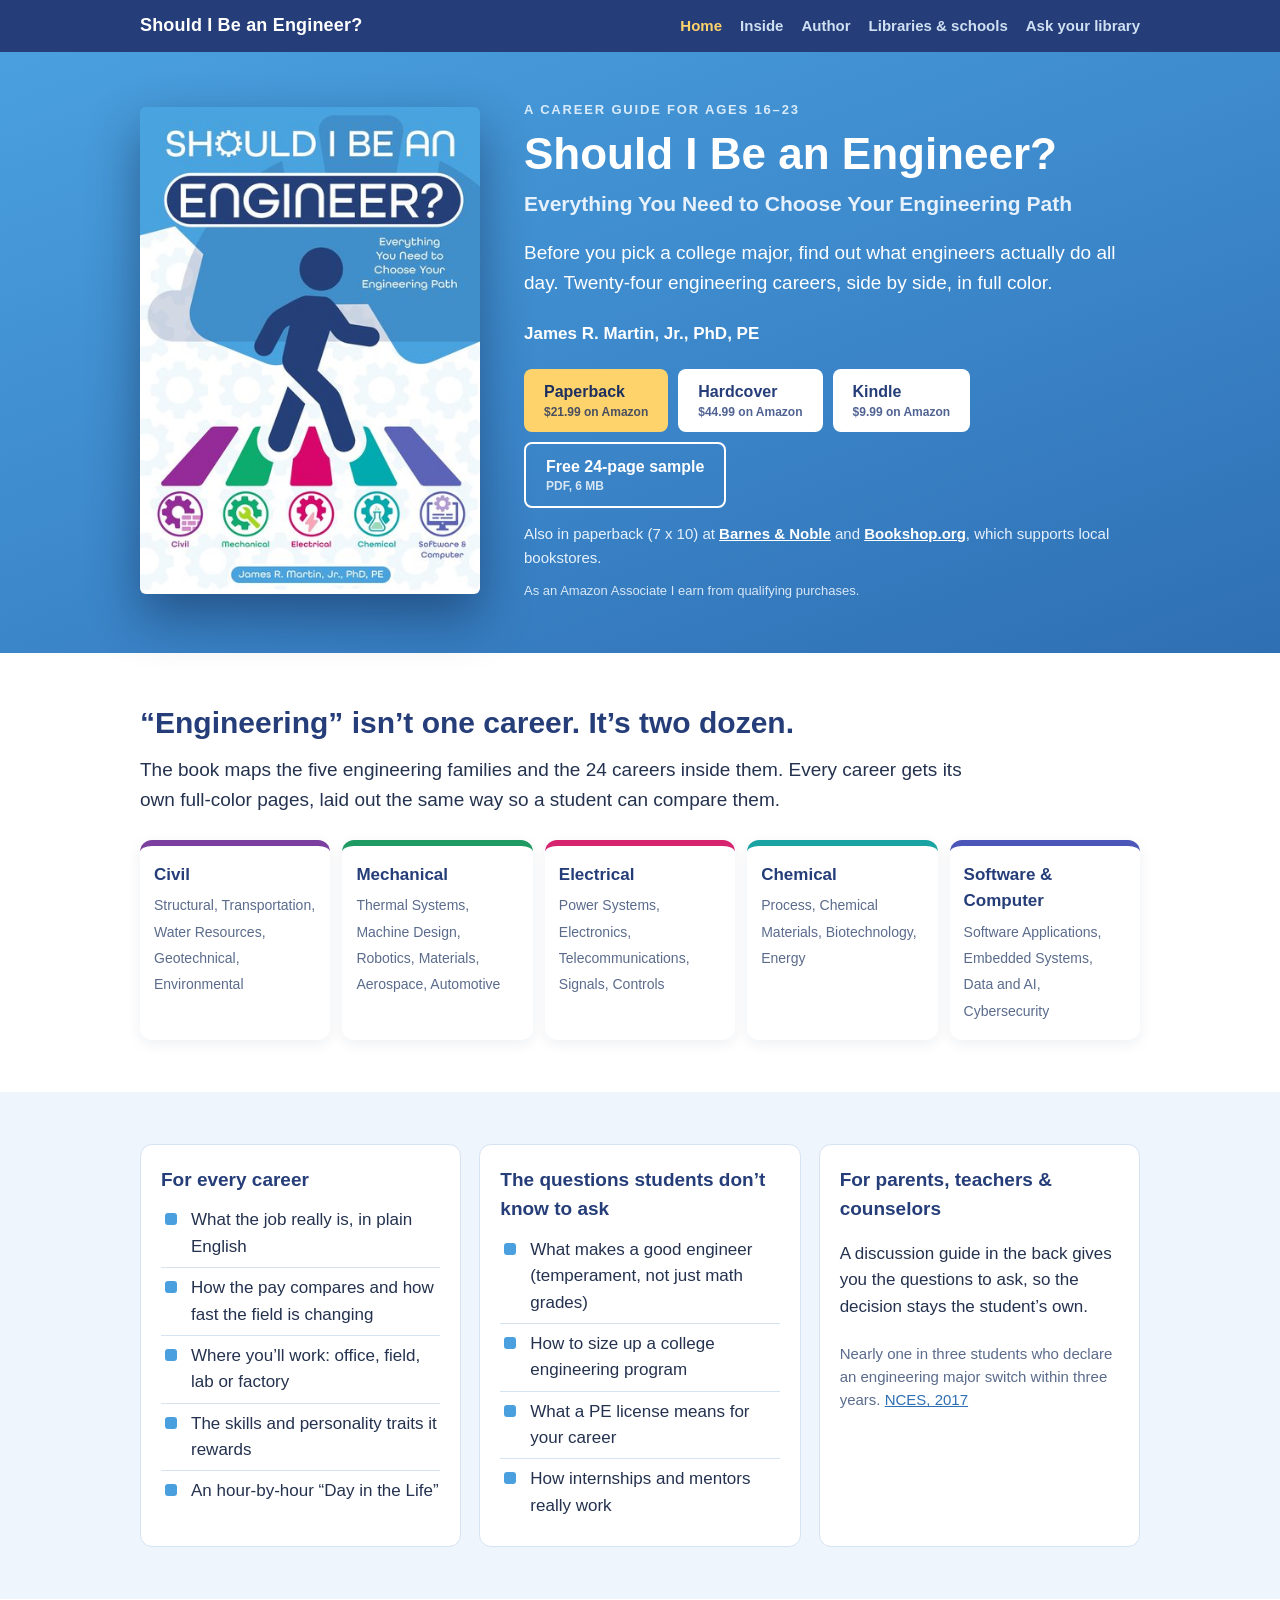
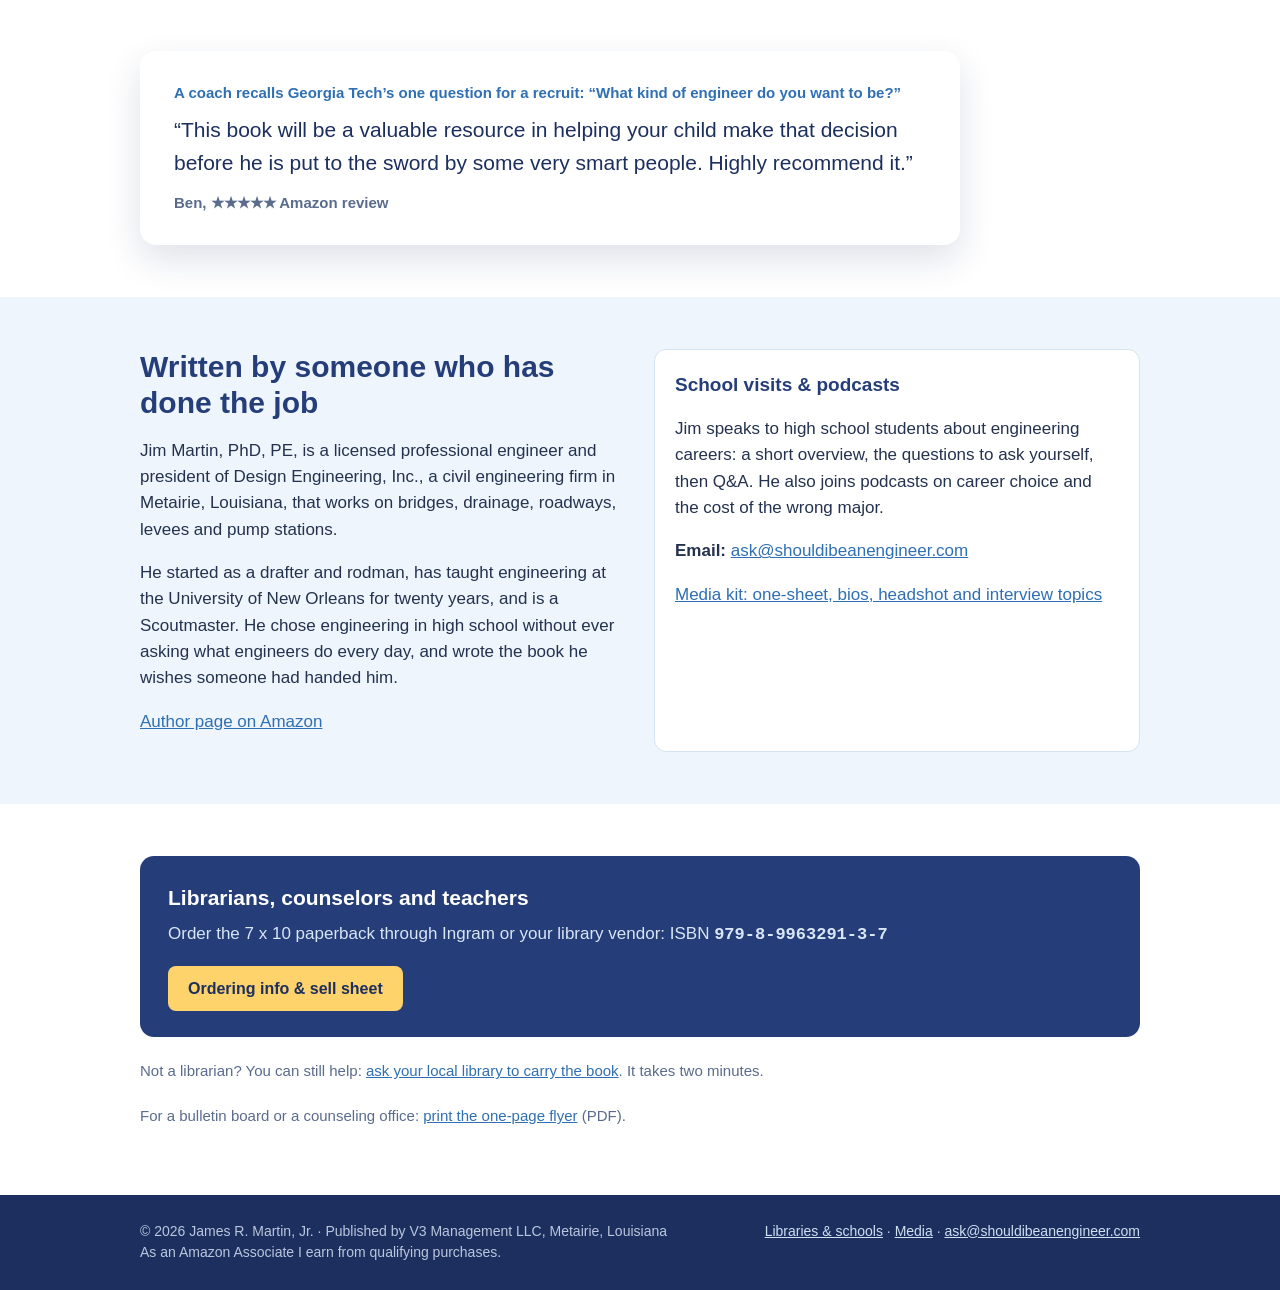
<file: index.html>
<!DOCTYPE html>
<html lang="en">
<head>
<meta charset="utf-8">
<meta name="viewport" content="width=device-width, initial-scale=1">
<title>Should I Be an Engineer? | A career guide to 24 engineering paths</title>
<meta name="description" content="Before you pick a college major, find out what engineers actually do all day. A full-color guide to 24 engineering careers for students 16 to 23, by James R. Martin, Jr., PhD, PE.">
<link rel="canonical" href="https://shouldibeanengineer.com/">
<meta property="og:type" content="book">
<meta property="og:title" content="Should I Be an Engineer?">
<meta property="og:description" content="A full-color guide to 24 engineering careers for students 16 to 23, written by a practicing engineer and 20-year engineering instructor.">
<meta property="og:image" content="https://shouldibeanengineer.com/assets/cover-800.jpg">
<meta property="og:url" content="https://shouldibeanengineer.com/">
<meta name="twitter:card" content="summary_large_image">
<link rel="icon" href="assets/favicon.svg" type="image/svg+xml">
<link rel="stylesheet" href="assets/site.css">
</head>
<body>
<header class="top"><div class="wrap">
  <a class="brand" href="./">Should I Be an Engineer?</a>
  <nav><a href="./" aria-current="page">Home</a><a href="#inside">Inside</a><a href="#author">Author</a><a href="libraries/">Libraries &amp; schools</a><a href="request/">Ask your library</a></nav>
</div></header>

<div class="hero"><div class="wrap">
  <img class="cover" src="assets/cover-800.jpg" srcset="assets/cover-400.jpg 400w, assets/cover-800.jpg 800w" sizes="(max-width:820px) 250px, 340px" width="800" height="1149" alt="Cover of Should I Be an Engineer? Everything You Need to Choose Your Engineering Path">
  <div>
    <p class="eyebrow">A career guide for ages 16&ndash;23</p>
    <h1>Should I Be an Engineer?</h1>
    <p class="sub">Everything You Need to Choose Your Engineering Path</p>
    <p class="lede">Before you pick a college major, find out what engineers actually do all day. Twenty-four engineering careers, side by side, in full color.</p>
    <p class="by">James R. Martin, Jr., PhD, PE</p>
    <div class="btns">
      <a data-goatcounter-click="amazon-paperback" class="btn primary" href="https://www.amazon.com/dp/B0HNCYPH86?tag=shouldibeanen-20" rel="sponsored noopener">Paperback<small>$21.99 on Amazon</small></a>
      <a data-goatcounter-click="amazon-hardcover" class="btn light" href="https://www.amazon.com/dp/B0HP81WN91?tag=shouldibeanen-20" rel="sponsored noopener">Hardcover<small>$44.99 on Amazon</small></a>
      <a data-goatcounter-click="amazon-kindle" class="btn light" href="https://www.amazon.com/dp/B0HN1Z73CZ?tag=shouldibeanen-20" rel="sponsored noopener">Kindle<small>$9.99 on Amazon</small></a>
      <a data-goatcounter-click="sample-pdf" class="btn ghost" href="files/Should-I-Be-an-Engineer-24-page-sample.pdf">Free 24-page sample<small>PDF, 6 MB</small></a>
    </div>
    <p style="margin:14px 0 0;font-size:15px;color:#e6f1fc">Also in paperback (7 x 10) at <a data-goatcounter-click="bn-paperback" style="color:#fff;font-weight:700" href="https://www.barnesandnoble.com/w/should-i-be-an-engineer-james-r-martin/1151825262?ean=9798996329137">Barnes &amp; Noble</a> and <a data-goatcounter-click="bookshop-paperback" style="color:#fff;font-weight:700" href="https://bookshop.org/book/9798996329137">Bookshop.org</a>, which supports local bookstores.</p>
    <p class="disc">As an Amazon Associate I earn from qualifying purchases.</p>
  </div>
</div></div>

<section id="inside"><div class="wrap">
  <h2>&ldquo;Engineering&rdquo; isn&rsquo;t one career. It&rsquo;s two dozen.</h2>
  <p class="lead">The book maps the five engineering families and the 24 careers inside them. Every career gets its own full-color pages, laid out the same way so a student can compare them.</p>
  <div class="grid5">
    <div class="fam c1"><b>Civil</b><span>Structural, Transportation, Water Resources, Geotechnical, Environmental</span></div>
    <div class="fam c2"><b>Mechanical</b><span>Thermal Systems, Machine Design, Robotics, Materials, Aerospace, Automotive</span></div>
    <div class="fam c3"><b>Electrical</b><span>Power Systems, Electronics, Telecommunications, Signals, Controls</span></div>
    <div class="fam c4"><b>Chemical</b><span>Process, Chemical Materials, Biotechnology, Energy</span></div>
    <div class="fam c5"><b>Software &amp; Computer</b><span>Software Applications, Embedded Systems, Data and AI, Cybersecurity</span></div>
  </div>
</div></section>

<section class="alt"><div class="wrap grid3">
  <div class="card">
    <h3>For every career</h3>
    <ul class="ticks">
      <li>What the job really is, in plain English</li>
      <li>How the pay compares and how fast the field is changing</li>
      <li>Where you&rsquo;ll work: office, field, lab or factory</li>
      <li>The skills and personality traits it rewards</li>
      <li>An hour-by-hour &ldquo;Day in the Life&rdquo;</li>
    </ul>
  </div>
  <div class="card">
    <h3>The questions students don&rsquo;t know to ask</h3>
    <ul class="ticks">
      <li>What makes a good engineer (temperament, not just math grades)</li>
      <li>How to size up a college engineering program</li>
      <li>What a PE license means for your career</li>
      <li>How internships and mentors really work</li>
    </ul>
  </div>
  <div class="card">
    <h3>For parents, teachers &amp; counselors</h3>
    <p>A discussion guide in the back gives you the questions to ask, so the decision stays the student&rsquo;s own.</p>
    <p class="stat">Nearly one in three students who declare an engineering major switch within three years. <a href="https://nces.ed.gov/pubs2018/2018434/">NCES, 2017</a></p>
  </div>
</div></section>

<section><div class="wrap">
  <div class="quote">
    <div class="ctx">A coach recalls Georgia Tech&rsquo;s one question for a recruit: &ldquo;What kind of engineer do you want to be?&rdquo;</div>
    <p>&ldquo;This book will be a valuable resource in helping your child make that decision before he is put to the sword by some very smart people. Highly recommend it.&rdquo;</p>
    <div class="who">Ben, &#9733;&#9733;&#9733;&#9733;&#9733; Amazon review</div>
  </div>
</div></section>

<section class="alt" id="author"><div class="wrap author">
  <div>
    <h2>Written by someone who has done the job</h2>
    <p>Jim Martin, PhD, PE, is a licensed professional engineer and president of Design Engineering, Inc., a civil engineering firm in Metairie, Louisiana, that works on bridges, drainage, roadways, levees and pump stations.</p>
    <p>He started as a drafter and rodman, has taught engineering at the University of New Orleans for twenty years, and is a Scoutmaster. He chose engineering in high school without ever asking what engineers do every day, and wrote the book he wishes someone had handed him.</p>
    <p><a data-goatcounter-click="amazon-author-page" href="https://www.amazon.com/author/jimmartinpe?tag=shouldibeanen-20" rel="sponsored noopener">Author page on Amazon</a></p>
  </div>
  <div class="card">
    <h3>School visits &amp; podcasts</h3>
    <p>Jim speaks to high school students about engineering careers: a short overview, the questions to ask yourself, then Q&amp;A. He also joins podcasts on career choice and the cost of the wrong major.</p>
    <p><b>Email:</b> <a data-goatcounter-click="email-ask" href="mailto:ask@shouldibeanengineer.com">ask@shouldibeanengineer.com</a></p>
    <p><a href="media/">Media kit: one-sheet, bios, headshot and interview topics</a></p>
  </div>
</div></section>

<section><div class="wrap">
  <div class="callout">
    <div><h3>Librarians, counselors and teachers</h3><p>Order the 7 x 10 paperback through Ingram or your library vendor: ISBN <span class="isbn">979-8-9963291-3-7</span></p></div>
    <a class="btn primary" href="libraries/">Ordering info &amp; sell sheet</a>
  </div>
  <p class="stat">Not a librarian? You can still help: <a href="request/">ask your local library to carry the book</a>. It takes two minutes.</p>
  <p class="stat">For a bulletin board or a counseling office: <a data-goatcounter-click="flyer-pdf" href="files/Should-I-Be-an-Engineer-flyer.pdf">print the one-page flyer</a> (PDF).</p>
</div></section>

<footer><div class="wrap">
  <span>&copy; 2026 James R. Martin, Jr. &middot; Published by V3 Management LLC, Metairie, Louisiana<br>As an Amazon Associate I earn from qualifying purchases.</span>
  <span><a href="libraries/">Libraries &amp; schools</a> &middot; <a href="media/">Media</a> &middot; <a data-goatcounter-click="email-ask" href="mailto:ask@shouldibeanengineer.com">ask@shouldibeanengineer.com</a></span>
</div></footer>
<script data-goatcounter="https://sibae.goatcounter.com/count" async src="//gc.zgo.at/count.js"></script>
</body>
</html>
</file>
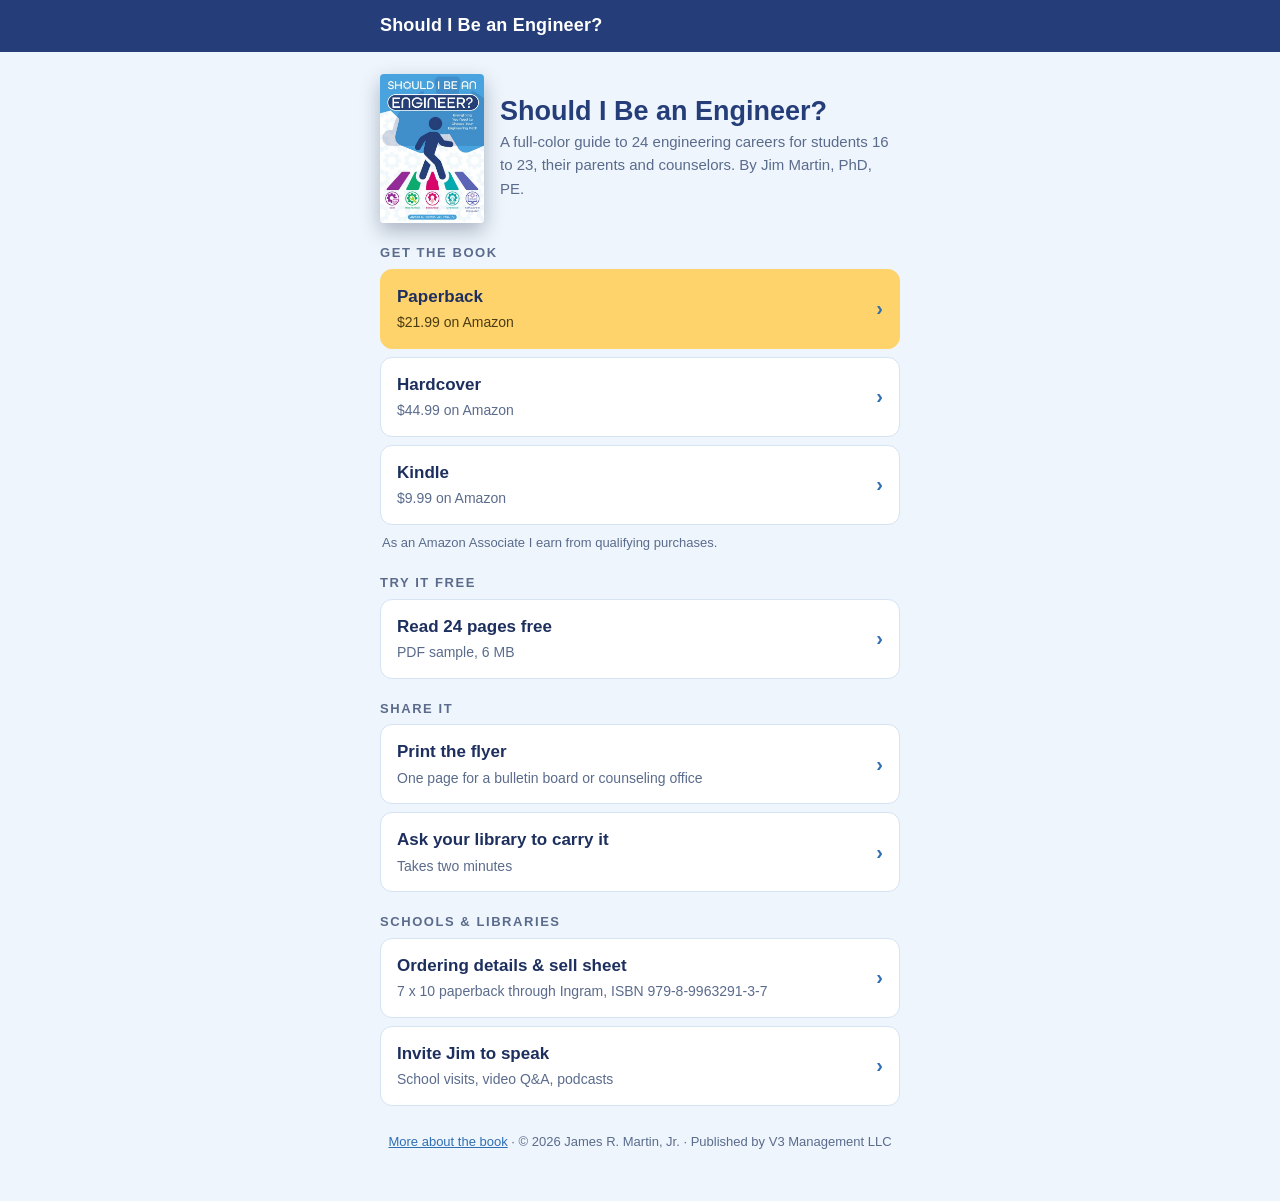
<file: card/index.html>
<!DOCTYPE html>
<html lang="en">
<head>
<meta charset="utf-8">
<meta name="viewport" content="width=device-width, initial-scale=1">
<title>Should I Be an Engineer?</title>
<meta name="robots" content="noindex">
<link rel="canonical" href="https://shouldibeanengineer.com/go/">
<meta http-equiv="refresh" content="0; url=../go/?utm_campaign=card">
<script>location.replace('../go/?utm_campaign=card' + location.hash);</script>
<link rel="icon" href="../assets/favicon.svg">
</head>
<body style="font-family:Arial,Helvetica,sans-serif;text-align:center;padding:40px">
<p><a href="../go/?utm_campaign=card">Continue to Should I Be an Engineer?</a></p>
</body>
</html>
</file>
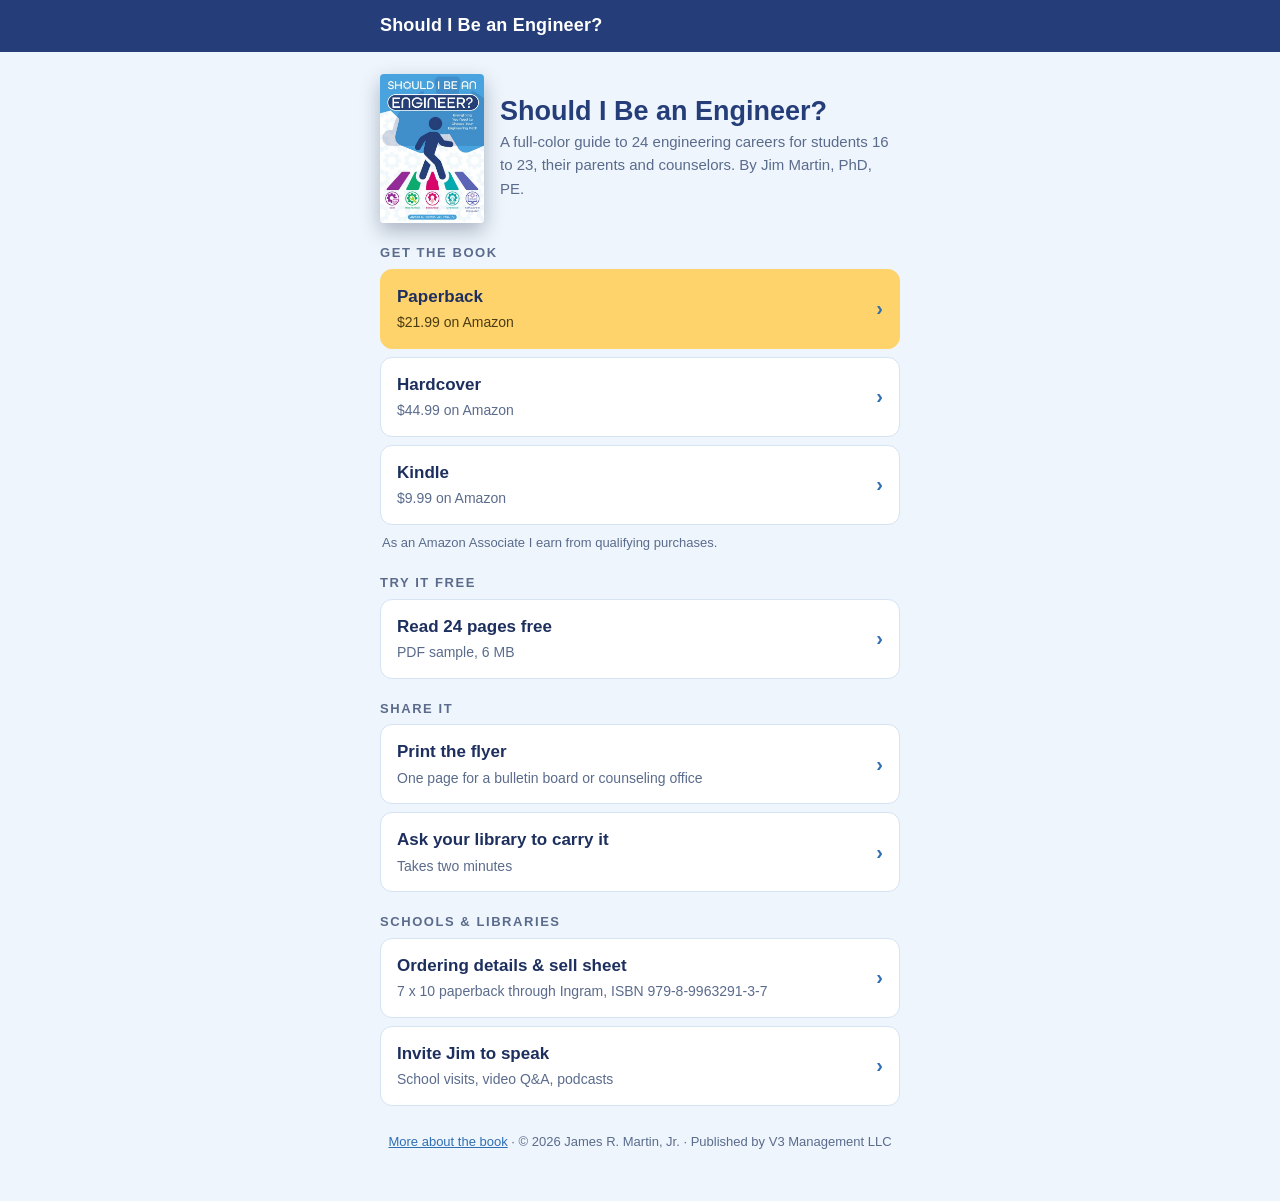
<file: flyer/index.html>
<!DOCTYPE html>
<html lang="en">
<head>
<meta charset="utf-8">
<meta name="viewport" content="width=device-width, initial-scale=1">
<title>Should I Be an Engineer?</title>
<meta name="robots" content="noindex">
<link rel="canonical" href="https://shouldibeanengineer.com/go/">
<meta http-equiv="refresh" content="0; url=../go/?utm_campaign=flyer">
<script>location.replace('../go/?utm_campaign=flyer' + location.hash);</script>
<link rel="icon" href="../assets/favicon.svg">
</head>
<body style="font-family:Arial,Helvetica,sans-serif;text-align:center;padding:40px">
<p><a href="../go/?utm_campaign=flyer">Continue to Should I Be an Engineer?</a></p>
</body>
</html>
</file>
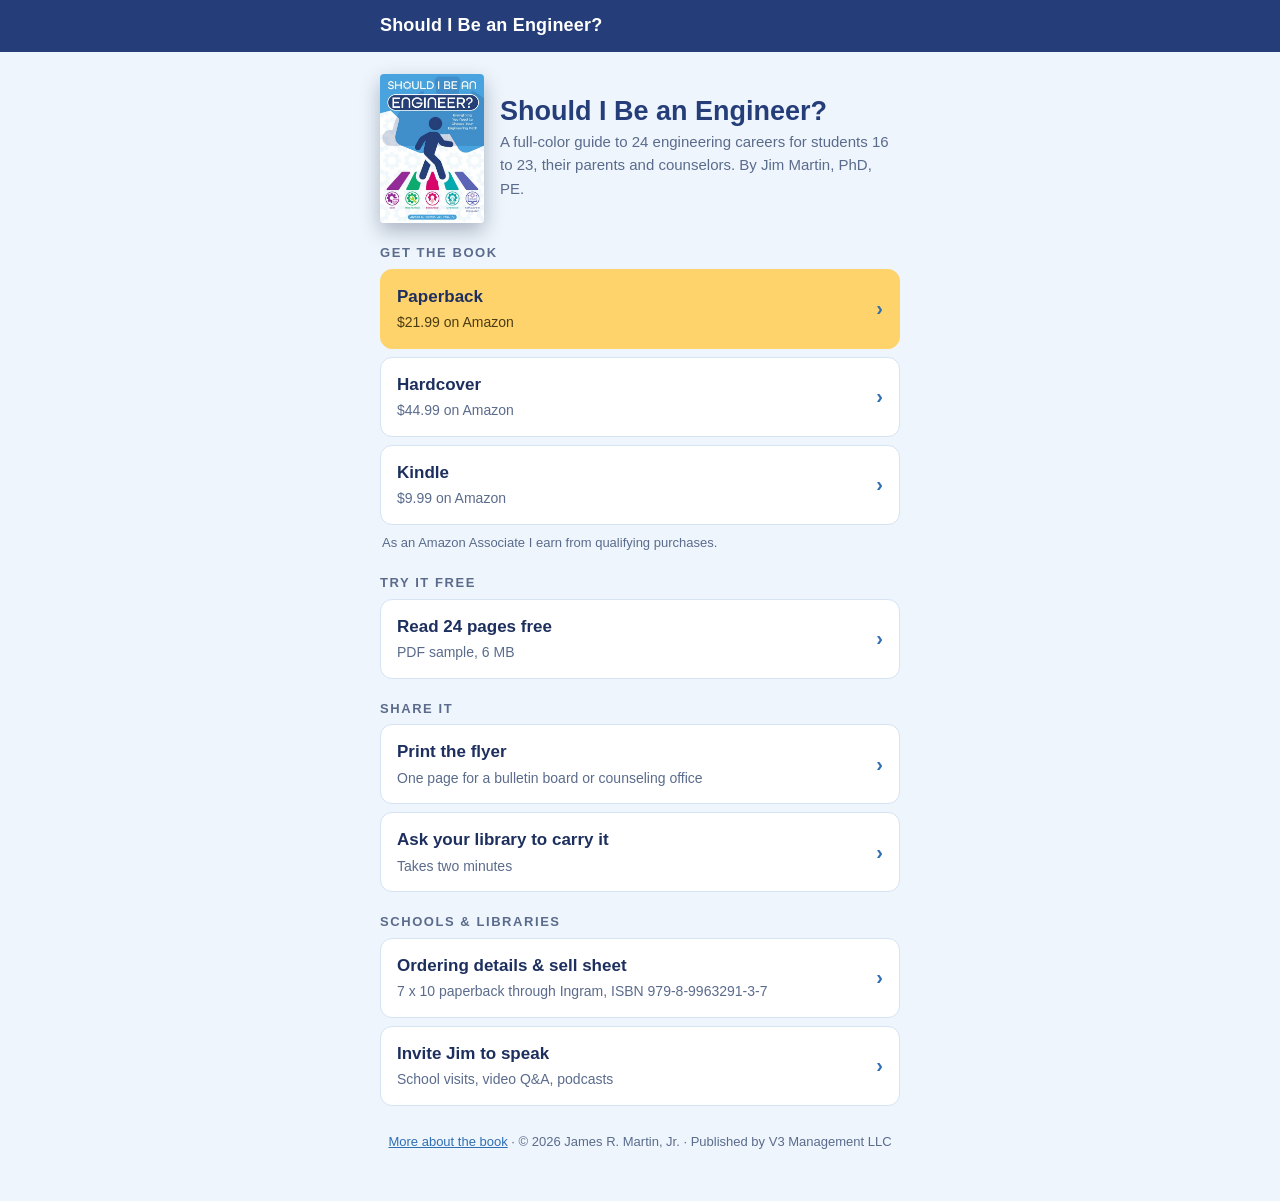
<file: go/index.html>
<!DOCTYPE html>
<html lang="en">
<head>
<meta charset="utf-8">
<meta name="viewport" content="width=device-width, initial-scale=1">
<title>Get the book | Should I Be an Engineer?</title>
<meta name="description" content="Buy Should I Be an Engineer?, read the free 24-page sample, print the flyer, or get ordering details for schools and libraries.">
<meta name="robots" content="noindex">
<link rel="canonical" href="https://shouldibeanengineer.com/go/">
<meta property="og:title" content="Should I Be an Engineer?">
<meta property="og:image" content="https://shouldibeanengineer.com/assets/cover-800.jpg">
<link rel="icon" href="../assets/favicon.svg" type="image/svg+xml">
<link rel="stylesheet" href="../assets/site.css">
</head>
<body class="go">
<header class="top"><div class="wrap" style="max-width:560px">
  <a class="brand" href="../">Should I Be an Engineer?</a>
</div></header>
<div class="wrap">
  <div class="head">
    <img src="../assets/cover-400.jpg" width="400" height="575" alt="Cover of Should I Be an Engineer?">
    <div><h1>Should I Be an Engineer?</h1><p>A full-color guide to 24 engineering careers for students 16 to 23, their parents and counselors. By Jim Martin, PhD, PE.</p></div>
  </div>

  <h2>Get the book</h2>
  <a class="row buy" data-goatcounter-click="go-amazon-paperback" href="https://www.amazon.com/dp/B0HNCYPH86?tag=shouldibeanen-20" rel="sponsored noopener"><span>Paperback<small>$21.99 on Amazon</small></span><b class="go-arrow">&rsaquo;</b></a>
  <a class="row" data-goatcounter-click="go-amazon-hardcover" href="https://www.amazon.com/dp/B0HP81WN91?tag=shouldibeanen-20" rel="sponsored noopener"><span>Hardcover<small>$44.99 on Amazon</small></span><b class="go-arrow">&rsaquo;</b></a>
  <a class="row" data-goatcounter-click="go-amazon-kindle" href="https://www.amazon.com/dp/B0HN1Z73CZ?tag=shouldibeanen-20" rel="sponsored noopener"><span>Kindle<small>$9.99 on Amazon</small></span><b class="go-arrow">&rsaquo;</b></a>
  <p class="fine">As an Amazon Associate I earn from qualifying purchases.</p>

  <h2>Try it free</h2>
  <a class="row" data-goatcounter-click="go-sample-pdf" href="../files/Should-I-Be-an-Engineer-24-page-sample.pdf"><span>Read 24 pages free<small>PDF sample, 6 MB</small></span><b class="go-arrow">&rsaquo;</b></a>

  <h2>Share it</h2>
  <a class="row" data-goatcounter-click="go-flyer-pdf" href="../files/Should-I-Be-an-Engineer-flyer.pdf"><span>Print the flyer<small>One page for a bulletin board or counseling office</small></span><b class="go-arrow">&rsaquo;</b></a>
  <a class="row" data-goatcounter-click="go-request" href="../request/"><span>Ask your library to carry it<small>Takes two minutes</small></span><b class="go-arrow">&rsaquo;</b></a>

  <h2>Schools &amp; libraries</h2>
  <a class="row" data-goatcounter-click="go-libraries" href="../libraries/"><span>Ordering details &amp; sell sheet<small>7 x 10 paperback through Ingram, ISBN 979-8-9963291-3-7</small></span><b class="go-arrow">&rsaquo;</b></a>
  <a class="row" data-goatcounter-click="go-email-ask" href="mailto:ask@shouldibeanengineer.com?subject=School%20visit%20or%20Q%26A"><span>Invite Jim to speak<small>School visits, video Q&amp;A, podcasts</small></span><b class="go-arrow">&rsaquo;</b></a>

  <p class="foot"><a href="../">More about the book</a> &middot; &copy; 2026 James R. Martin, Jr. &middot; Published by V3 Management LLC</p>
</div>
<script data-goatcounter="https://sibae.goatcounter.com/count" async src="//gc.zgo.at/count.js"></script>
</body>
</html>
</file>
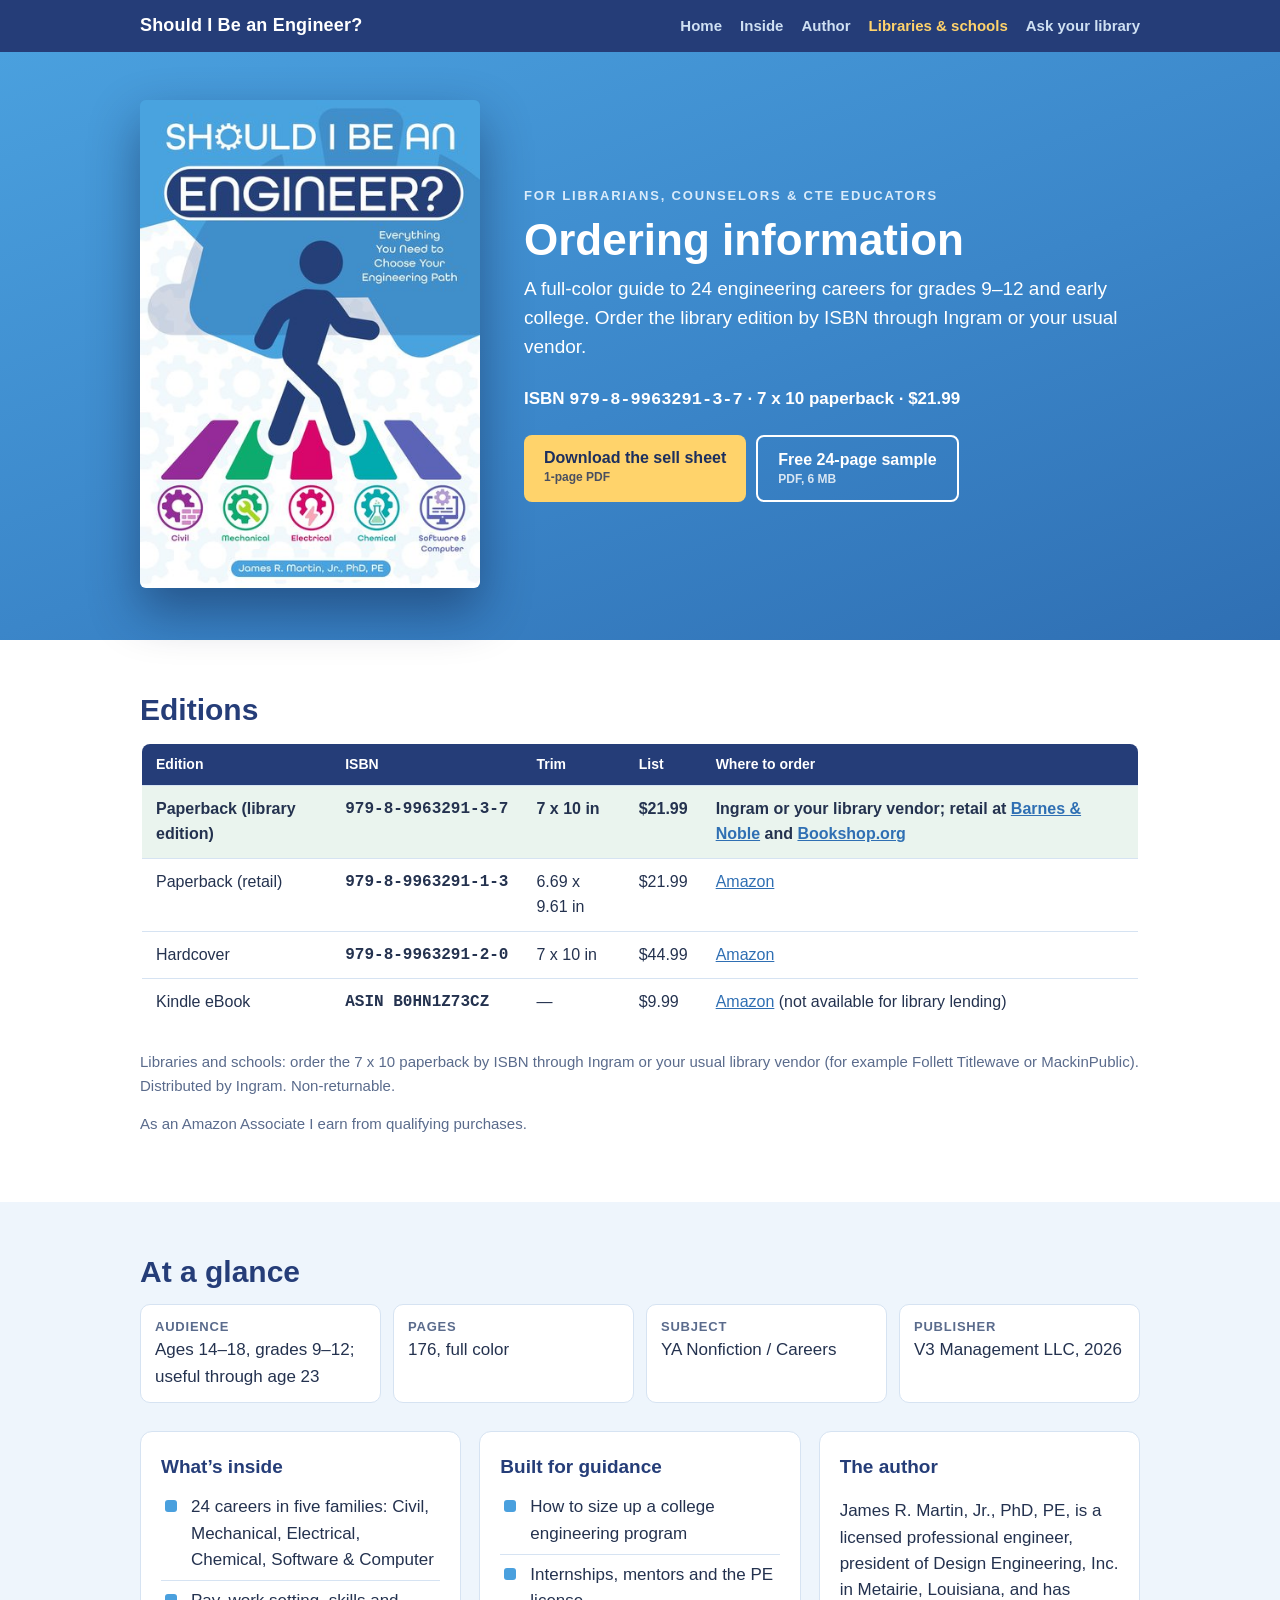
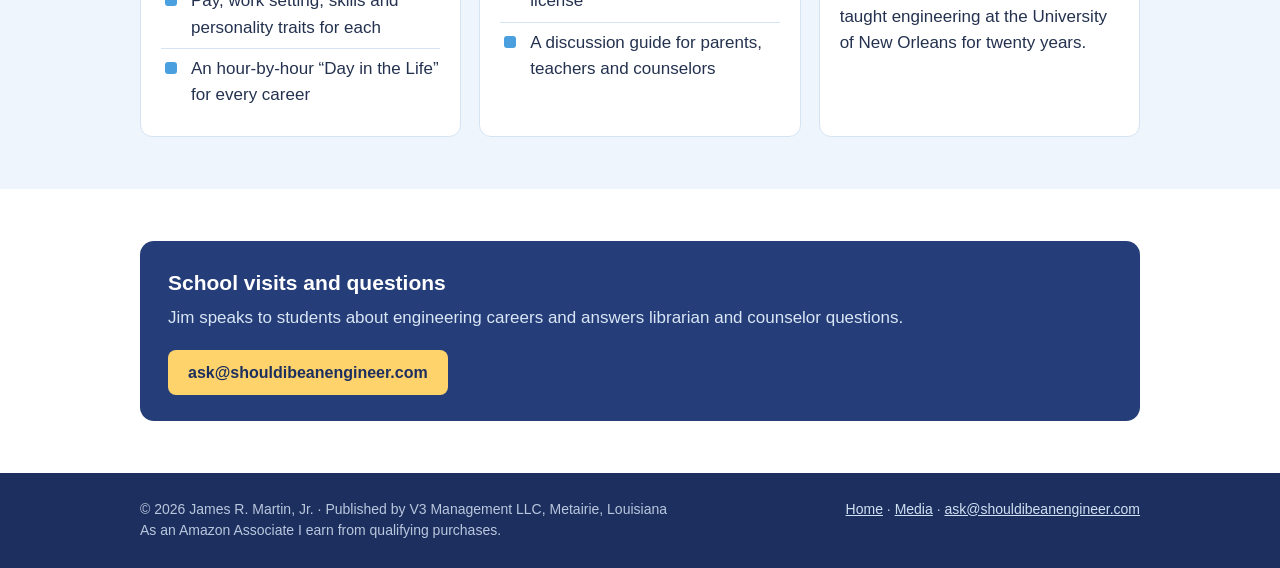
<file: libraries/index.html>
<!DOCTYPE html>
<html lang="en">
<head>
<meta charset="utf-8">
<meta name="viewport" content="width=device-width, initial-scale=1">
<title>Libraries &amp; Schools | Should I Be an Engineer?</title>
<meta name="description" content="Ordering information for librarians, counselors and teachers: Should I Be an Engineer?, 7 x 10 paperback, ISBN 979-8-9963291-3-7, available through Ingram.">
<link rel="canonical" href="https://shouldibeanengineer.com/libraries/">
<meta property="og:type" content="website">
<meta property="og:title" content="Should I Be an Engineer? | For libraries and schools">
<meta property="og:description" content="Order the 7 x 10 paperback through Ingram or your library vendor: ISBN 979-8-9963291-3-7.">
<meta property="og:image" content="https://shouldibeanengineer.com/assets/cover-800.jpg">
<meta property="og:url" content="https://shouldibeanengineer.com/libraries/">
<link rel="icon" href="../assets/favicon.svg" type="image/svg+xml">
<link rel="stylesheet" href="../assets/site.css">
</head>
<body>
<header class="top"><div class="wrap">
  <a class="brand" href="../">Should I Be an Engineer?</a>
  <nav><a href="../">Home</a><a href="../#inside">Inside</a><a href="../#author">Author</a><a href="./" aria-current="page">Libraries &amp; schools</a><a href="../request/">Ask your library</a></nav>
</div></header>

<div class="hero"><div class="wrap">
  <img class="cover" src="../assets/cover-800.jpg" srcset="../assets/cover-400.jpg 400w, ../assets/cover-800.jpg 800w" sizes="(max-width:820px) 250px, 340px" width="800" height="1149" alt="Cover of Should I Be an Engineer?">
  <div>
    <p class="eyebrow">For librarians, counselors &amp; CTE educators</p>
    <h1>Ordering information</h1>
    <p class="lede">A full-color guide to 24 engineering careers for grades 9&ndash;12 and early college. Order the library edition by ISBN through Ingram or your usual vendor.</p>
    <p class="by">ISBN <span class="isbn">979-8-9963291-3-7</span> &middot; 7 x 10 paperback &middot; $21.99</p>
    <div class="btns">
      <a data-goatcounter-click="sell-sheet-pdf" class="btn primary" href="../files/SIBAE_Library_Sell_Sheet.pdf">Download the sell sheet<small>1-page PDF</small></a>
      <a data-goatcounter-click="sample-pdf" class="btn ghost" href="../files/Should-I-Be-an-Engineer-24-page-sample.pdf">Free 24-page sample<small>PDF, 6 MB</small></a>
    </div>
  </div>
</div></div>

<section><div class="wrap">
  <h2>Editions</h2>
  <div class="tablewrap">
  <table class="order">
    <tr><th>Edition</th><th>ISBN</th><th>Trim</th><th>List</th><th>Where to order</th></tr>
    <tr class="lib"><td>Paperback (library edition)</td><td class="isbn">979-8-9963291-3-7</td><td>7 x 10 in</td><td>$21.99</td><td>Ingram or your library vendor; retail at <a data-goatcounter-click="bn-paperback" href="https://www.barnesandnoble.com/w/should-i-be-an-engineer-james-r-martin/1151825262?ean=9798996329137">Barnes &amp; Noble</a> and <a data-goatcounter-click="bookshop-paperback" href="https://bookshop.org/book/9798996329137">Bookshop.org</a></td></tr>
    <tr><td>Paperback (retail)</td><td class="isbn">979-8-9963291-1-3</td><td>6.69 x 9.61 in</td><td>$21.99</td><td><a data-goatcounter-click="amazon-paperback" href="https://www.amazon.com/dp/B0HNCYPH86?tag=shouldibeanen-20" rel="sponsored noopener">Amazon</a></td></tr>
    <tr><td>Hardcover</td><td class="isbn">979-8-9963291-2-0</td><td>7 x 10 in</td><td>$44.99</td><td><a data-goatcounter-click="amazon-hardcover" href="https://www.amazon.com/dp/B0HP81WN91?tag=shouldibeanen-20" rel="sponsored noopener">Amazon</a></td></tr>
    <tr><td>Kindle eBook</td><td class="isbn">ASIN B0HN1Z73CZ</td><td>&mdash;</td><td>$9.99</td><td><a data-goatcounter-click="amazon-kindle" href="https://www.amazon.com/dp/B0HN1Z73CZ?tag=shouldibeanen-20" rel="sponsored noopener">Amazon</a> (not available for library lending)</td></tr>
  </table>
  </div>
  <p class="stat">Libraries and schools: order the 7 x 10 paperback by ISBN through Ingram or your usual library vendor (for example Follett Titlewave or MackinPublic). Distributed by Ingram. Non-returnable.</p>
  <p class="stat" style="margin-top:8px">As an Amazon Associate I earn from qualifying purchases.</p>
</div></section>

<section class="alt"><div class="wrap">
  <h2>At a glance</h2>
  <div class="facts">
    <div><b>Audience</b>Ages 14&ndash;18, grades 9&ndash;12; useful through age 23</div>
    <div><b>Pages</b>176, full color</div>
    <div><b>Subject</b>YA Nonfiction / Careers</div>
    <div><b>Publisher</b>V3 Management LLC, 2026</div>
  </div>
  <div class="grid3">
    <div class="card">
      <h3>What&rsquo;s inside</h3>
      <ul class="ticks">
        <li>24 careers in five families: Civil, Mechanical, Electrical, Chemical, Software &amp; Computer</li>
        <li>Pay, work setting, skills and personality traits for each</li>
        <li>An hour-by-hour &ldquo;Day in the Life&rdquo; for every career</li>
      </ul>
    </div>
    <div class="card">
      <h3>Built for guidance</h3>
      <ul class="ticks">
        <li>How to size up a college engineering program</li>
        <li>Internships, mentors and the PE license</li>
        <li>A discussion guide for parents, teachers and counselors</li>
      </ul>
    </div>
    <div class="card">
      <h3>The author</h3>
      <p>James R. Martin, Jr., PhD, PE, is a licensed professional engineer, president of Design Engineering, Inc. in Metairie, Louisiana, and has taught engineering at the University of New Orleans for twenty years.</p>
    </div>
  </div>
</div></section>

<section><div class="wrap">
  <div class="callout">
    <div><h3>School visits and questions</h3><p>Jim speaks to students about engineering careers and answers librarian and counselor questions.</p></div>
    <a data-goatcounter-click="email-ask" class="btn primary" href="mailto:ask@shouldibeanengineer.com">ask@shouldibeanengineer.com</a>
  </div>
</div></section>

<footer><div class="wrap">
  <span>&copy; 2026 James R. Martin, Jr. &middot; Published by V3 Management LLC, Metairie, Louisiana<br>As an Amazon Associate I earn from qualifying purchases.</span>
  <span><a href="../">Home</a> &middot; <a href="../media/">Media</a> &middot; <a data-goatcounter-click="email-ask" href="mailto:ask@shouldibeanengineer.com">ask@shouldibeanengineer.com</a></span>
</div></footer>
<script data-goatcounter="https://sibae.goatcounter.com/count" async src="//gc.zgo.at/count.js"></script>
</body>
</html>
</file>
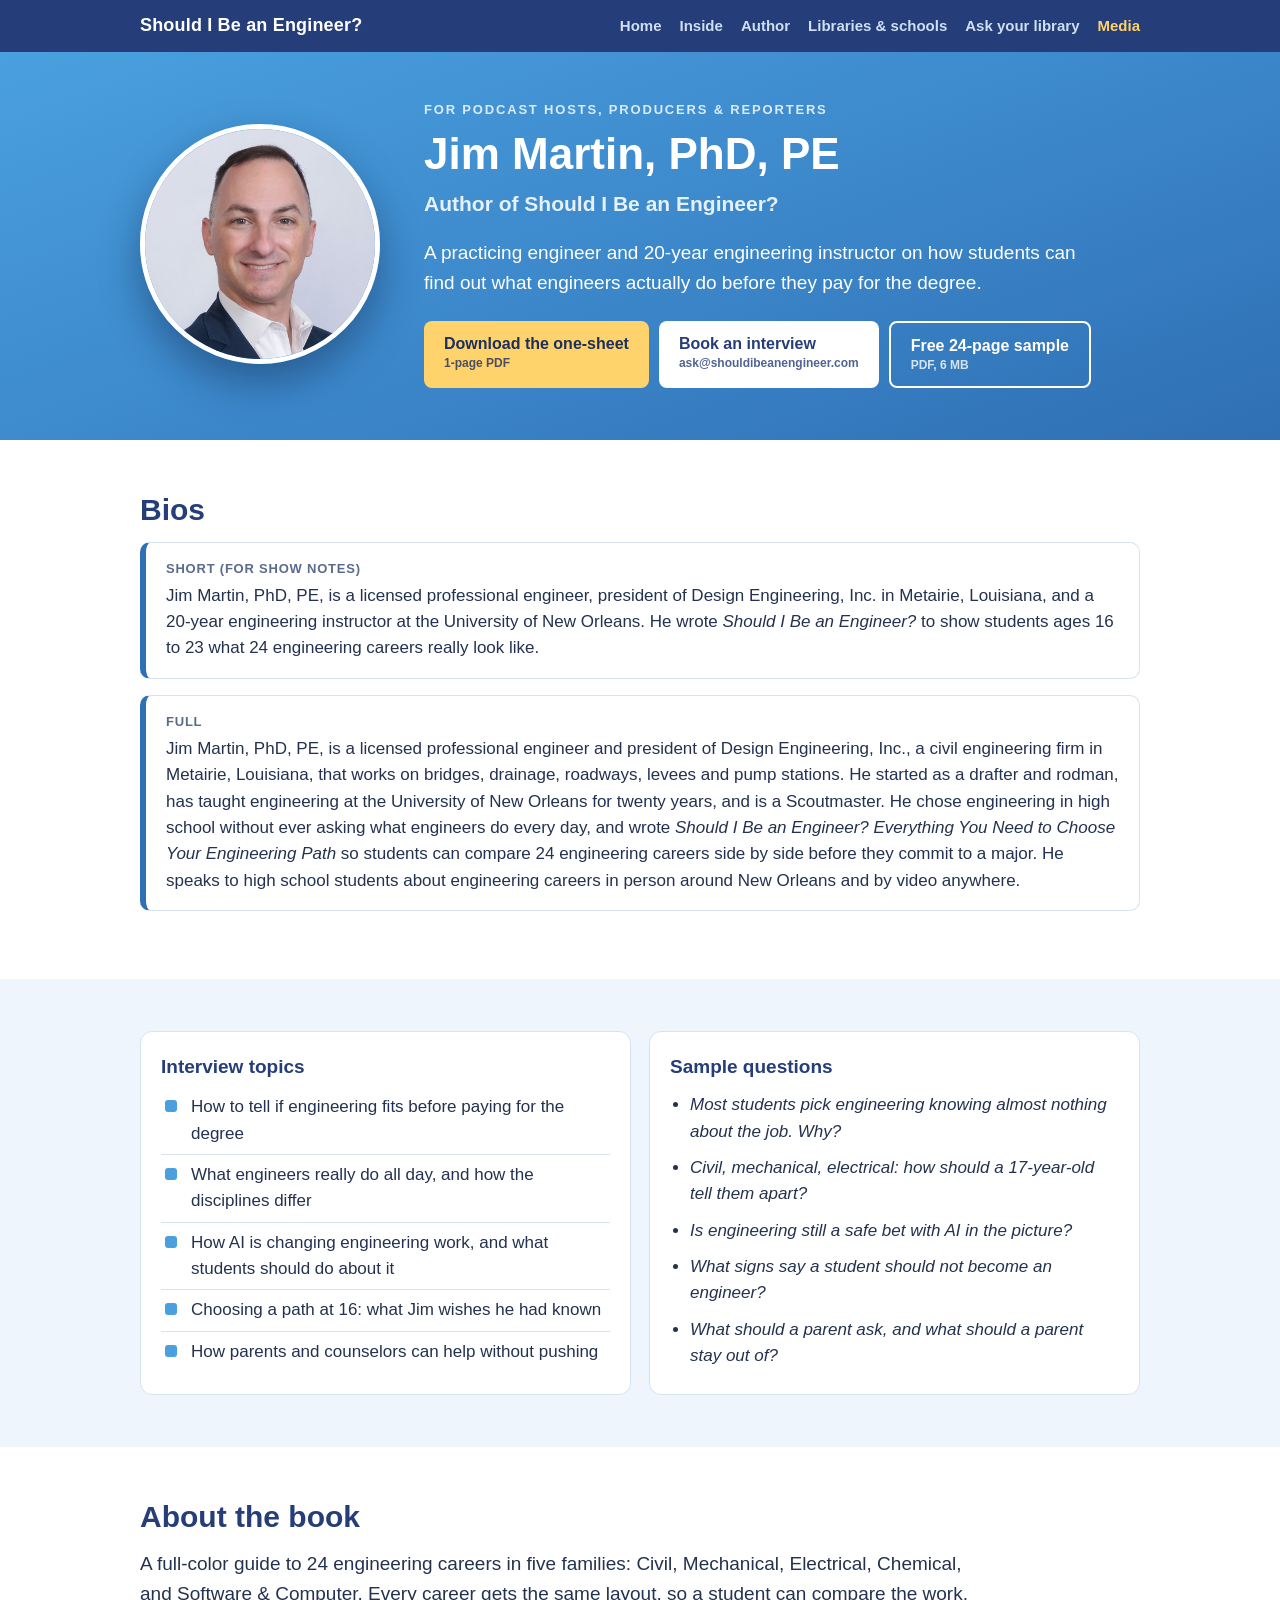
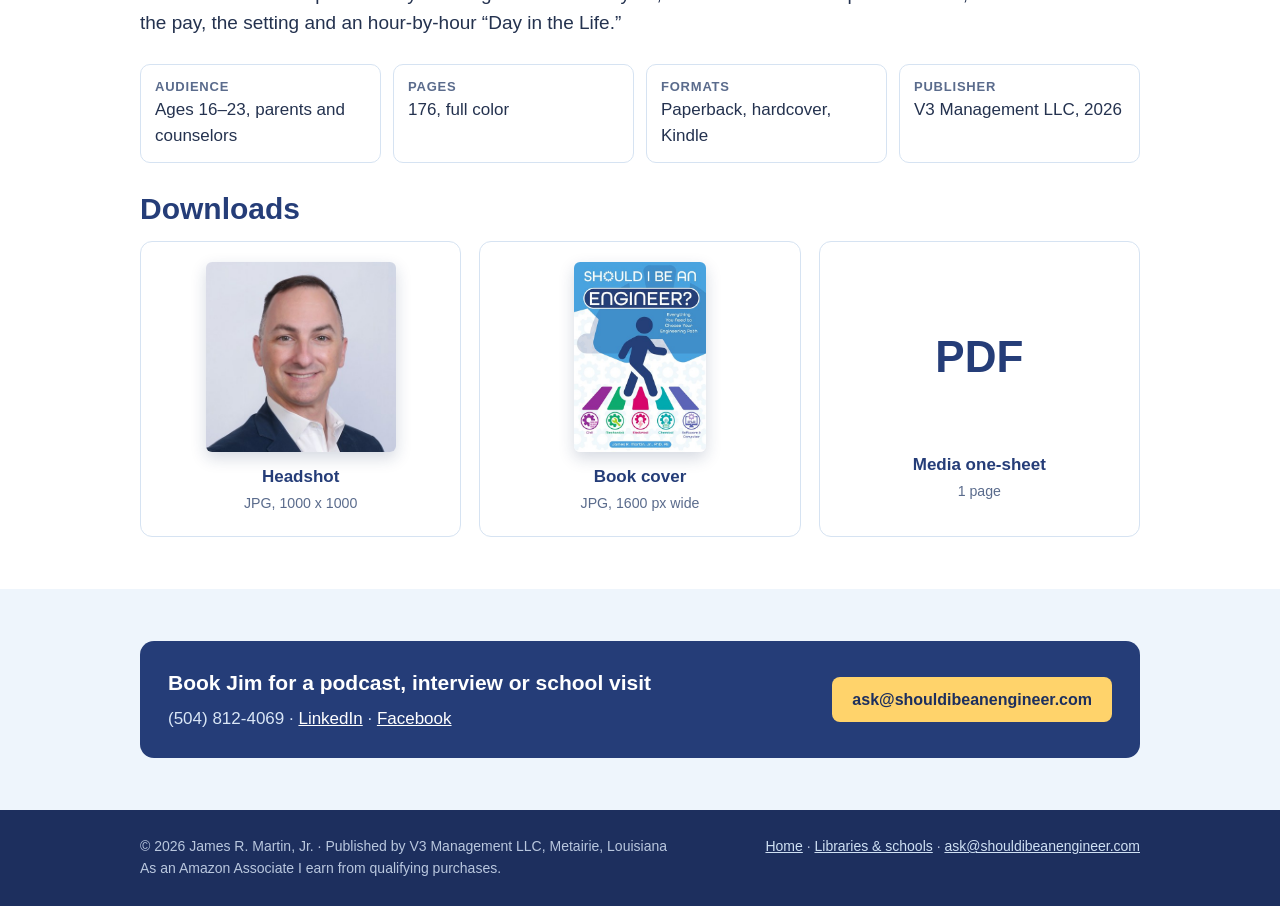
<file: media/index.html>
<!DOCTYPE html>
<html lang="en">
<head>
<meta charset="utf-8">
<meta name="viewport" content="width=device-width, initial-scale=1">
<title>Media &amp; Podcasts | Should I Be an Engineer?</title>
<meta name="description" content="Media kit for Jim Martin, PhD, PE, author of Should I Be an Engineer?: one-sheet, bios, headshot, book cover, interview topics and contact.">
<link rel="canonical" href="https://shouldibeanengineer.com/media/">
<meta property="og:type" content="website">
<meta property="og:title" content="Jim Martin, PhD, PE | Media &amp; podcast kit">
<meta property="og:description" content="One-sheet, bios, headshot, interview topics and contact for the author of Should I Be an Engineer?">
<meta property="og:image" content="https://shouldibeanengineer.com/assets/cover-800.jpg">
<meta property="og:url" content="https://shouldibeanengineer.com/media/">
<link rel="icon" href="../assets/favicon.svg" type="image/svg+xml">
<link rel="stylesheet" href="../assets/site.css">
</head>
<body>
<header class="top"><div class="wrap">
  <a class="brand" href="../">Should I Be an Engineer?</a>
  <nav><a href="../">Home</a><a href="../#inside">Inside</a><a href="../#author">Author</a><a href="../libraries/">Libraries &amp; schools</a><a href="../request/">Ask your library</a><a href="./" aria-current="page">Media</a></nav>
</div></header>

<div class="hero media-hero"><div class="wrap">
  <img class="head" src="../assets/jim-martin-headshot-400.jpg" width="400" height="400" alt="Jim Martin, PhD, PE">
  <div>
    <p class="eyebrow">For podcast hosts, producers &amp; reporters</p>
    <h1>Jim Martin, PhD, PE</h1>
    <p class="sub">Author of Should I Be an Engineer?</p>
    <p class="lede">A practicing engineer and 20-year engineering instructor on how students can find out what engineers actually do before they pay for the degree.</p>
    <div class="btns">
      <a data-goatcounter-click="media-one-sheet-pdf" class="btn primary" href="../files/Jim-Martin-Media-One-Sheet.pdf">Download the one-sheet<small>1-page PDF</small></a>
      <a data-goatcounter-click="email-ask" class="btn light" href="mailto:ask@shouldibeanengineer.com">Book an interview<small>ask@shouldibeanengineer.com</small></a>
      <a data-goatcounter-click="sample-pdf" class="btn ghost" href="../files/Should-I-Be-an-Engineer-24-page-sample.pdf">Free 24-page sample<small>PDF, 6 MB</small></a>
    </div>
  </div>
</div></div>

<section><div class="wrap">
  <h2>Bios</h2>
  <div class="bio"><b class="tag">Short (for show notes)</b>
    <p>Jim Martin, PhD, PE, is a licensed professional engineer, president of Design Engineering, Inc. in Metairie, Louisiana, and a 20-year engineering instructor at the University of New Orleans. He wrote <i>Should I Be an Engineer?</i> to show students ages 16 to 23 what 24 engineering careers really look like.</p></div>
  <div class="bio"><b class="tag">Full</b>
    <p>Jim Martin, PhD, PE, is a licensed professional engineer and president of Design Engineering, Inc., a civil engineering firm in Metairie, Louisiana, that works on bridges, drainage, roadways, levees and pump stations. He started as a drafter and rodman, has taught engineering at the University of New Orleans for twenty years, and is a Scoutmaster. He chose engineering in high school without ever asking what engineers do every day, and wrote <i>Should I Be an Engineer? Everything You Need to Choose Your Engineering Path</i> so students can compare 24 engineering careers side by side before they commit to a major. He speaks to high school students about engineering careers in person around New Orleans and by video anywhere.</p></div>
</div></section>

<section class="alt"><div class="wrap grid2">
  <div class="card">
    <h3>Interview topics</h3>
    <ul class="ticks">
      <li>How to tell if engineering fits before paying for the degree</li>
      <li>What engineers really do all day, and how the disciplines differ</li>
      <li>How AI is changing engineering work, and what students should do about it</li>
      <li>Choosing a path at 16: what Jim wishes he had known</li>
      <li>How parents and counselors can help without pushing</li>
    </ul>
  </div>
  <div class="card">
    <h3>Sample questions</h3>
    <ul class="qs">
      <li>Most students pick engineering knowing almost nothing about the job. Why?</li>
      <li>Civil, mechanical, electrical: how should a 17-year-old tell them apart?</li>
      <li>Is engineering still a safe bet with AI in the picture?</li>
      <li>What signs say a student should not become an engineer?</li>
      <li>What should a parent ask, and what should a parent stay out of?</li>
    </ul>
  </div>
</div></section>

<section><div class="wrap">
  <h2>About the book</h2>
  <p class="lead">A full-color guide to 24 engineering careers in five families: Civil, Mechanical, Electrical, Chemical, and Software &amp; Computer. Every career gets the same layout, so a student can compare the work, the pay, the setting and an hour-by-hour &ldquo;Day in the Life.&rdquo;</p>
  <div class="facts">
    <div><b>Audience</b>Ages 16&ndash;23, parents and counselors</div>
    <div><b>Pages</b>176, full color</div>
    <div><b>Formats</b>Paperback, hardcover, Kindle</div>
    <div><b>Publisher</b>V3 Management LLC, 2026</div>
  </div>
  <h2>Downloads</h2>
  <div class="dl">
    <a class="card" data-goatcounter-click="media-headshot" href="../assets/jim-martin-headshot.jpg" download><img src="../assets/jim-martin-headshot-400.jpg" alt="Jim Martin headshot"><b>Headshot</b><small>JPG, 1000 x 1000</small></a>
    <a class="card" data-goatcounter-click="media-cover" href="../assets/cover-1600.jpg" download><img src="../assets/cover-400.jpg" alt="Book cover"><b>Book cover</b><small>JPG, 1600 px wide</small></a>
    <a class="card" data-goatcounter-click="media-one-sheet-pdf" href="../files/Jim-Martin-Media-One-Sheet.pdf"><img src="../assets/cover-400.jpg" alt="" style="visibility:hidden;max-height:0;margin:0"><b style="font-size:44px;line-height:190px">PDF</b><b>Media one-sheet</b><small>1 page</small></a>
  </div>
</div></section>

<section class="alt"><div class="wrap">
  <div class="callout">
    <div><h3>Book Jim for a podcast, interview or school visit</h3><p>(504) 812-4069 &middot; <a style="color:#fff" href="https://www.linkedin.com/in/jim-martin-64585b109/">LinkedIn</a> &middot; <a style="color:#fff" href="https://www.facebook.com/jim.martin.5817">Facebook</a></p></div>
    <a data-goatcounter-click="email-ask" class="btn primary" href="mailto:ask@shouldibeanengineer.com">ask@shouldibeanengineer.com</a>
  </div>
</div></section>

<footer><div class="wrap">
  <span>&copy; 2026 James R. Martin, Jr. &middot; Published by V3 Management LLC, Metairie, Louisiana<br>As an Amazon Associate I earn from qualifying purchases.</span>
  <span><a href="../">Home</a> &middot; <a href="../libraries/">Libraries &amp; schools</a> &middot; <a data-goatcounter-click="email-ask" href="mailto:ask@shouldibeanengineer.com">ask@shouldibeanengineer.com</a></span>
</div></footer>
<script data-goatcounter="https://sibae.goatcounter.com/count" async src="//gc.zgo.at/count.js"></script>
</body>
</html>
</file>
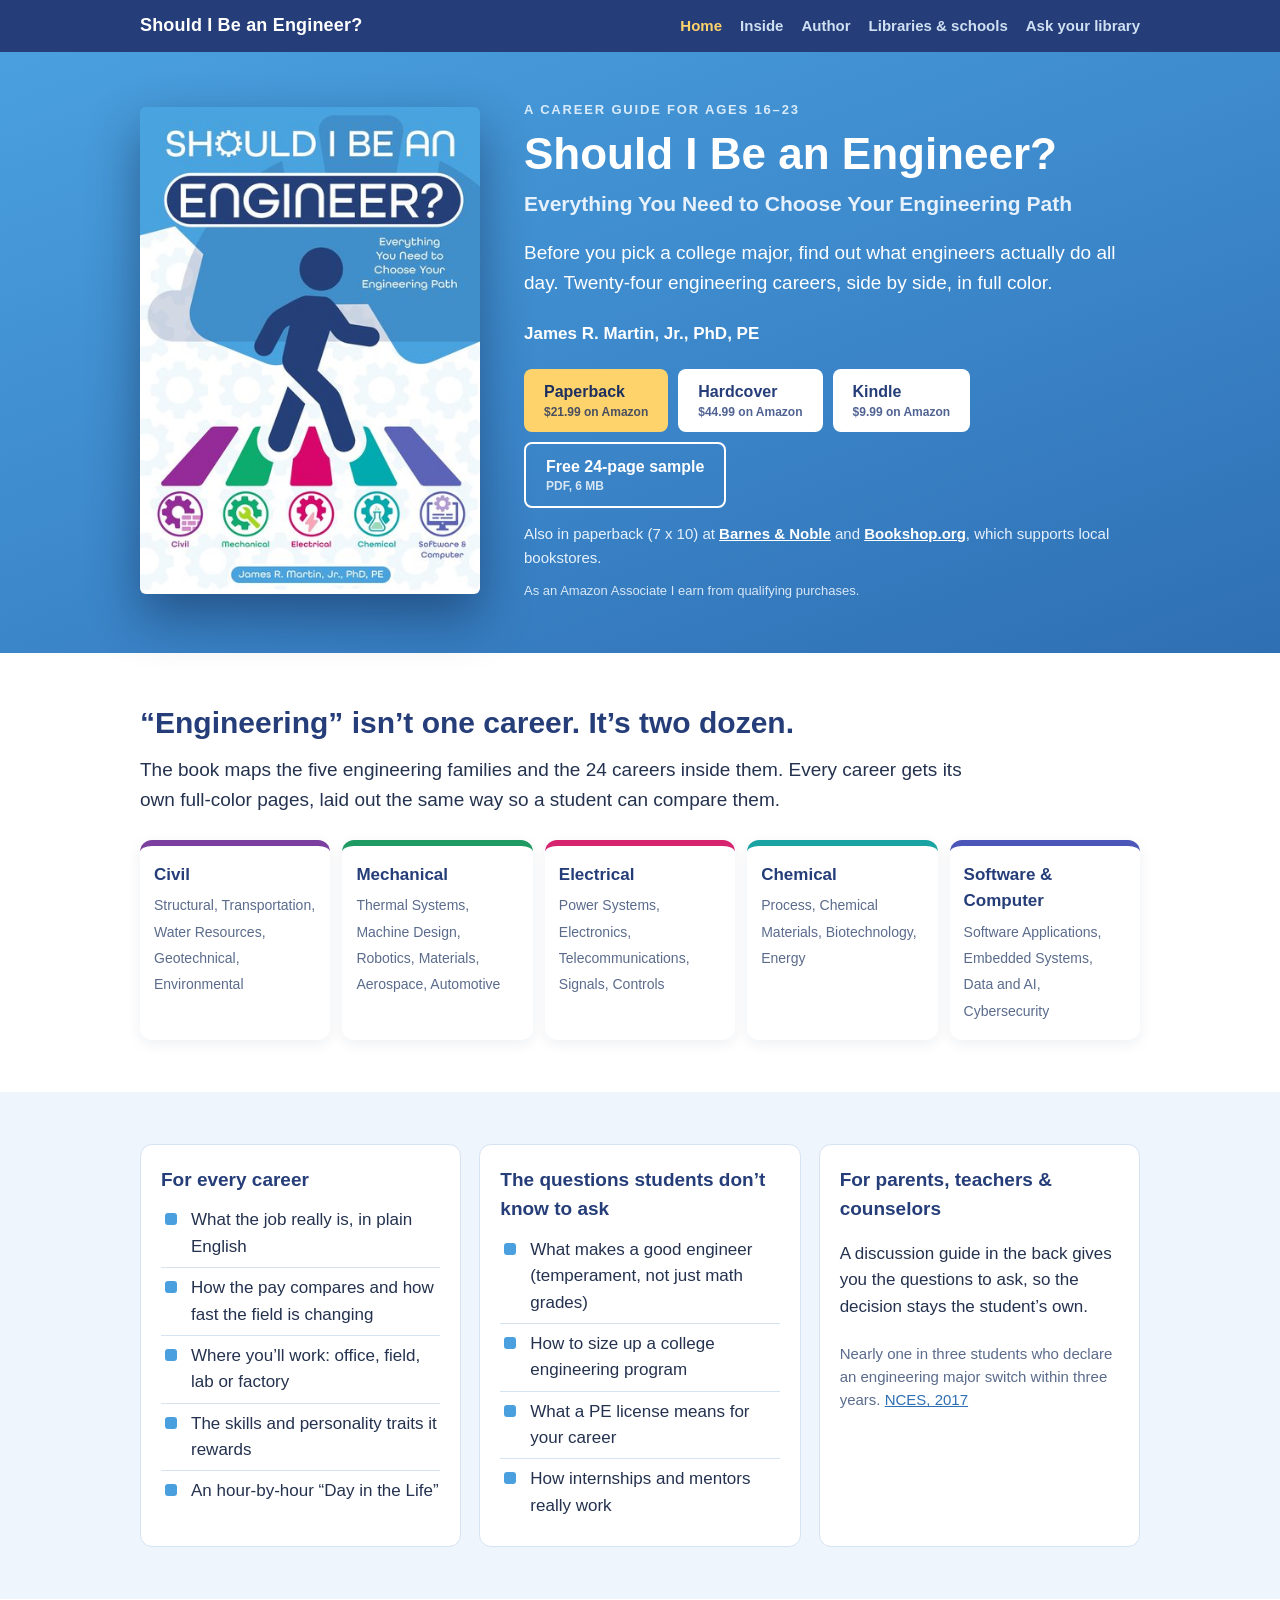
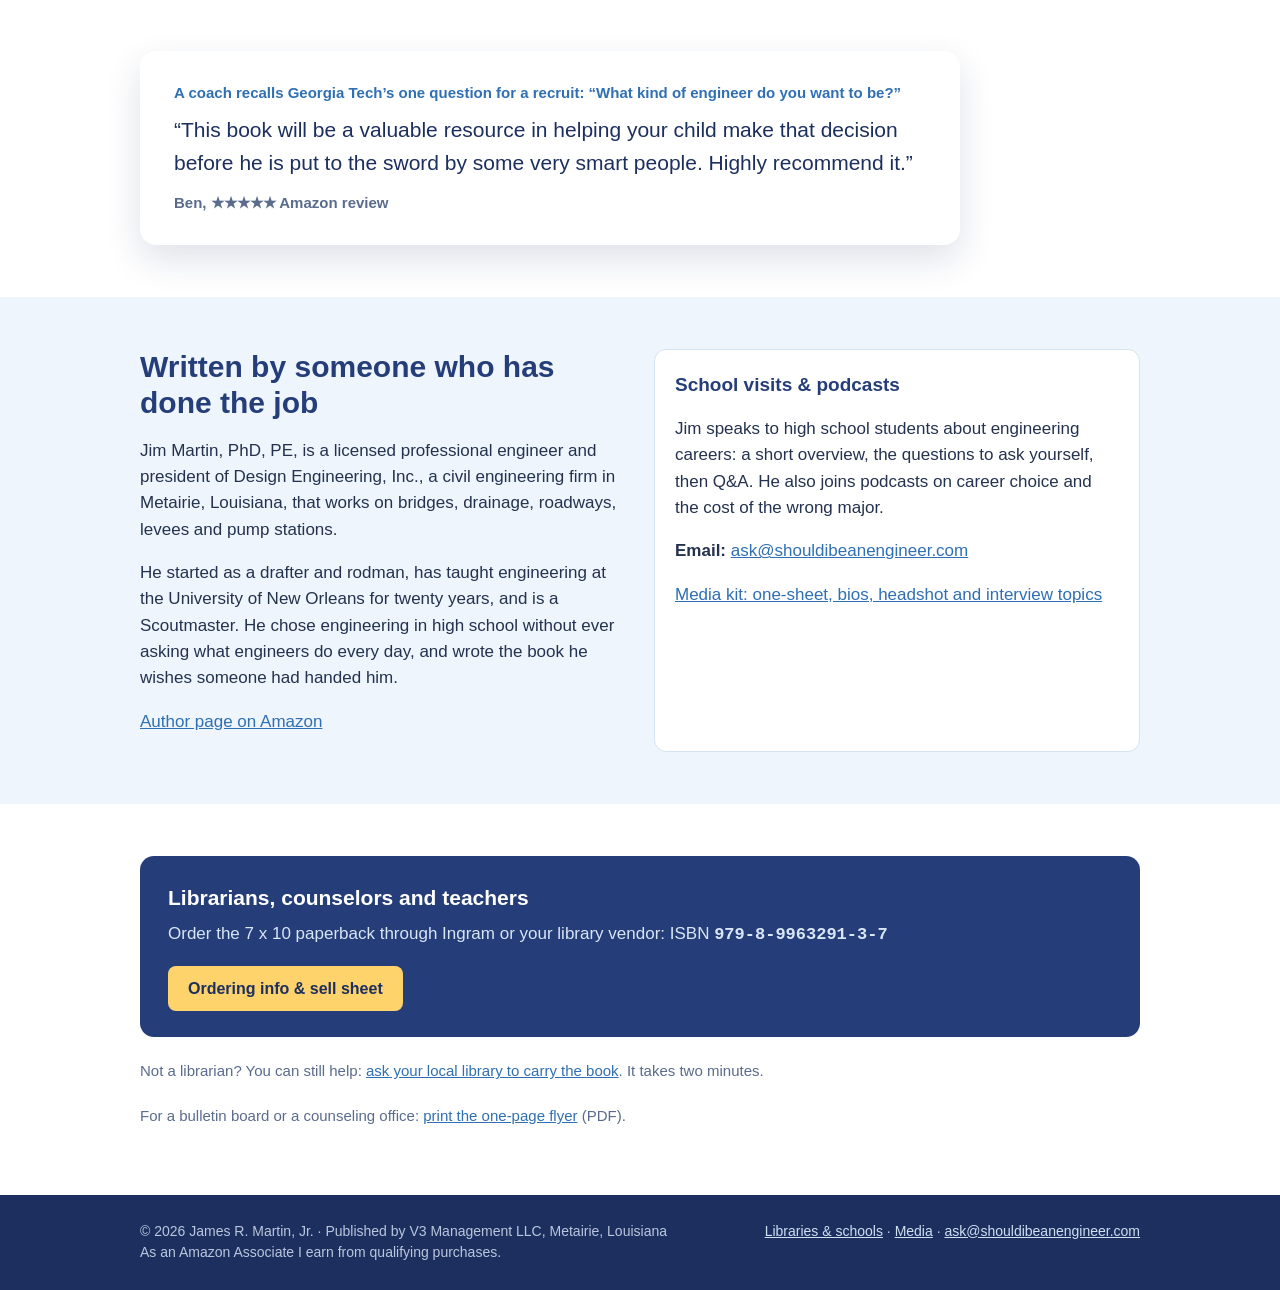
<file: podcast/index.html>
<!DOCTYPE html>
<html lang="en">
<head>
<meta charset="utf-8">
<meta name="viewport" content="width=device-width, initial-scale=1">
<title>Should I Be an Engineer?</title>
<meta name="robots" content="noindex">
<link rel="canonical" href="https://shouldibeanengineer.com/">
<meta http-equiv="refresh" content="0; url=../?utm_campaign=podcast">
<script>location.replace('../?utm_campaign=podcast' + location.hash);</script>
<link rel="icon" href="../assets/favicon.svg">
</head>
<body style="font-family:Arial,Helvetica,sans-serif;text-align:center;padding:40px">
<p><a href="../?utm_campaign=podcast">Continue to Should I Be an Engineer?</a></p>
</body>
</html>
</file>
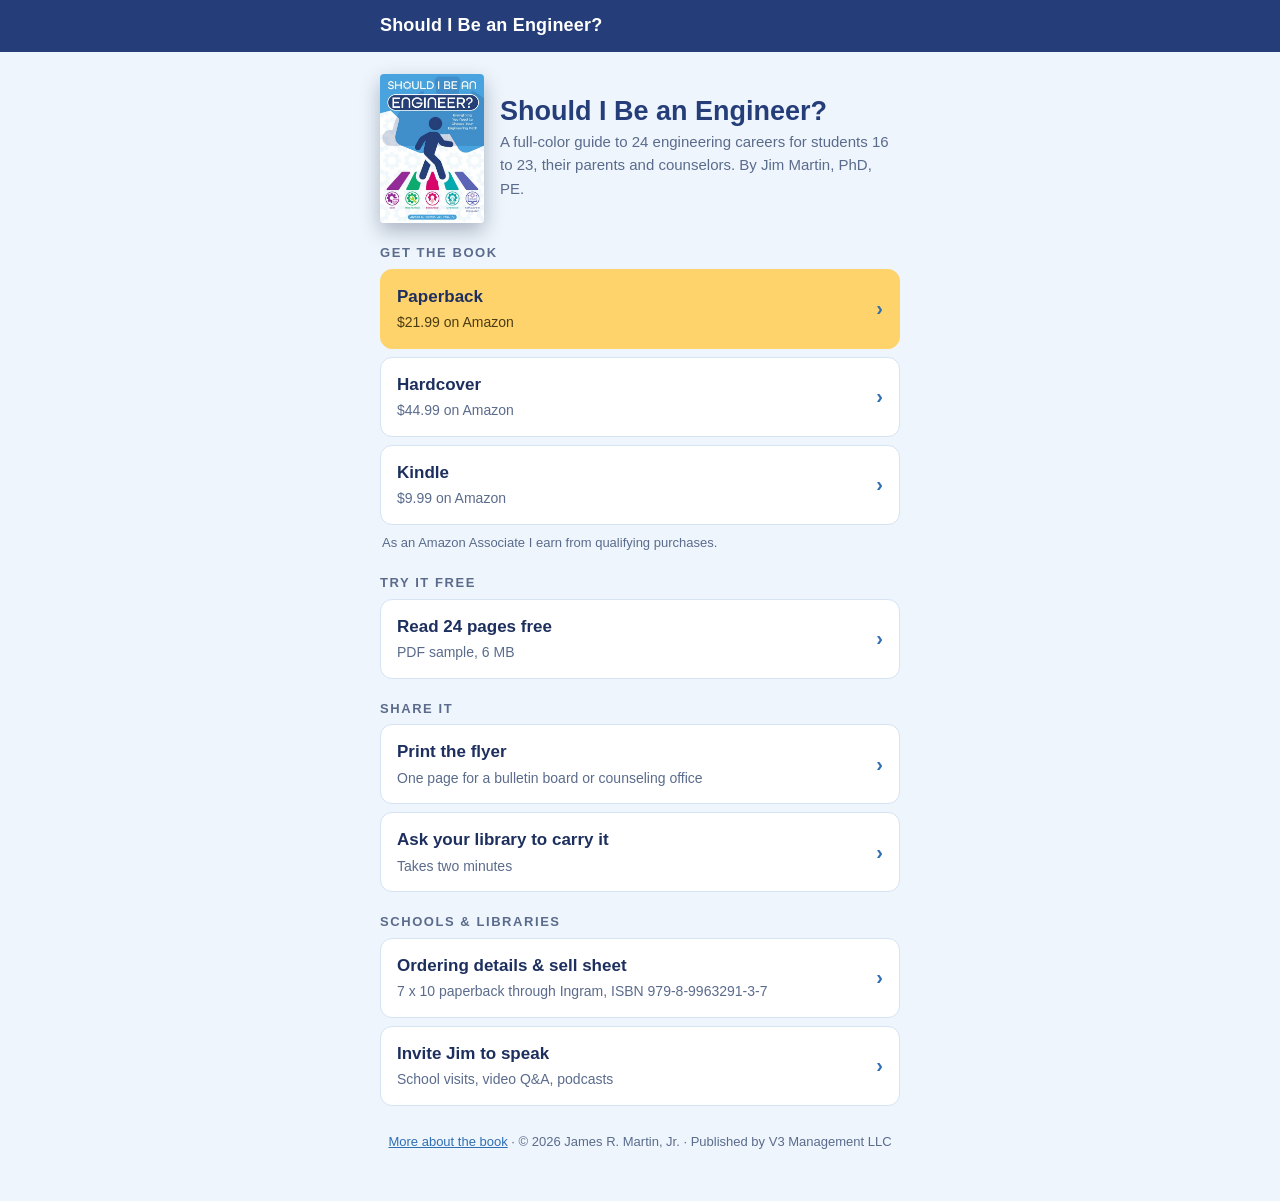
<file: qr/index.html>
<!DOCTYPE html>
<html lang="en">
<head>
<meta charset="utf-8">
<meta name="viewport" content="width=device-width, initial-scale=1">
<title>Should I Be an Engineer?</title>
<meta name="robots" content="noindex">
<link rel="canonical" href="https://shouldibeanengineer.com/go/">
<meta http-equiv="refresh" content="0; url=../go/?utm_campaign=qr">
<script>location.replace('../go/?utm_campaign=qr' + location.hash);</script>
<link rel="icon" href="../assets/favicon.svg">
</head>
<body style="font-family:Arial,Helvetica,sans-serif;text-align:center;padding:40px">
<p><a href="../go/?utm_campaign=qr">Continue to Should I Be an Engineer?</a></p>
</body>
</html>
</file>
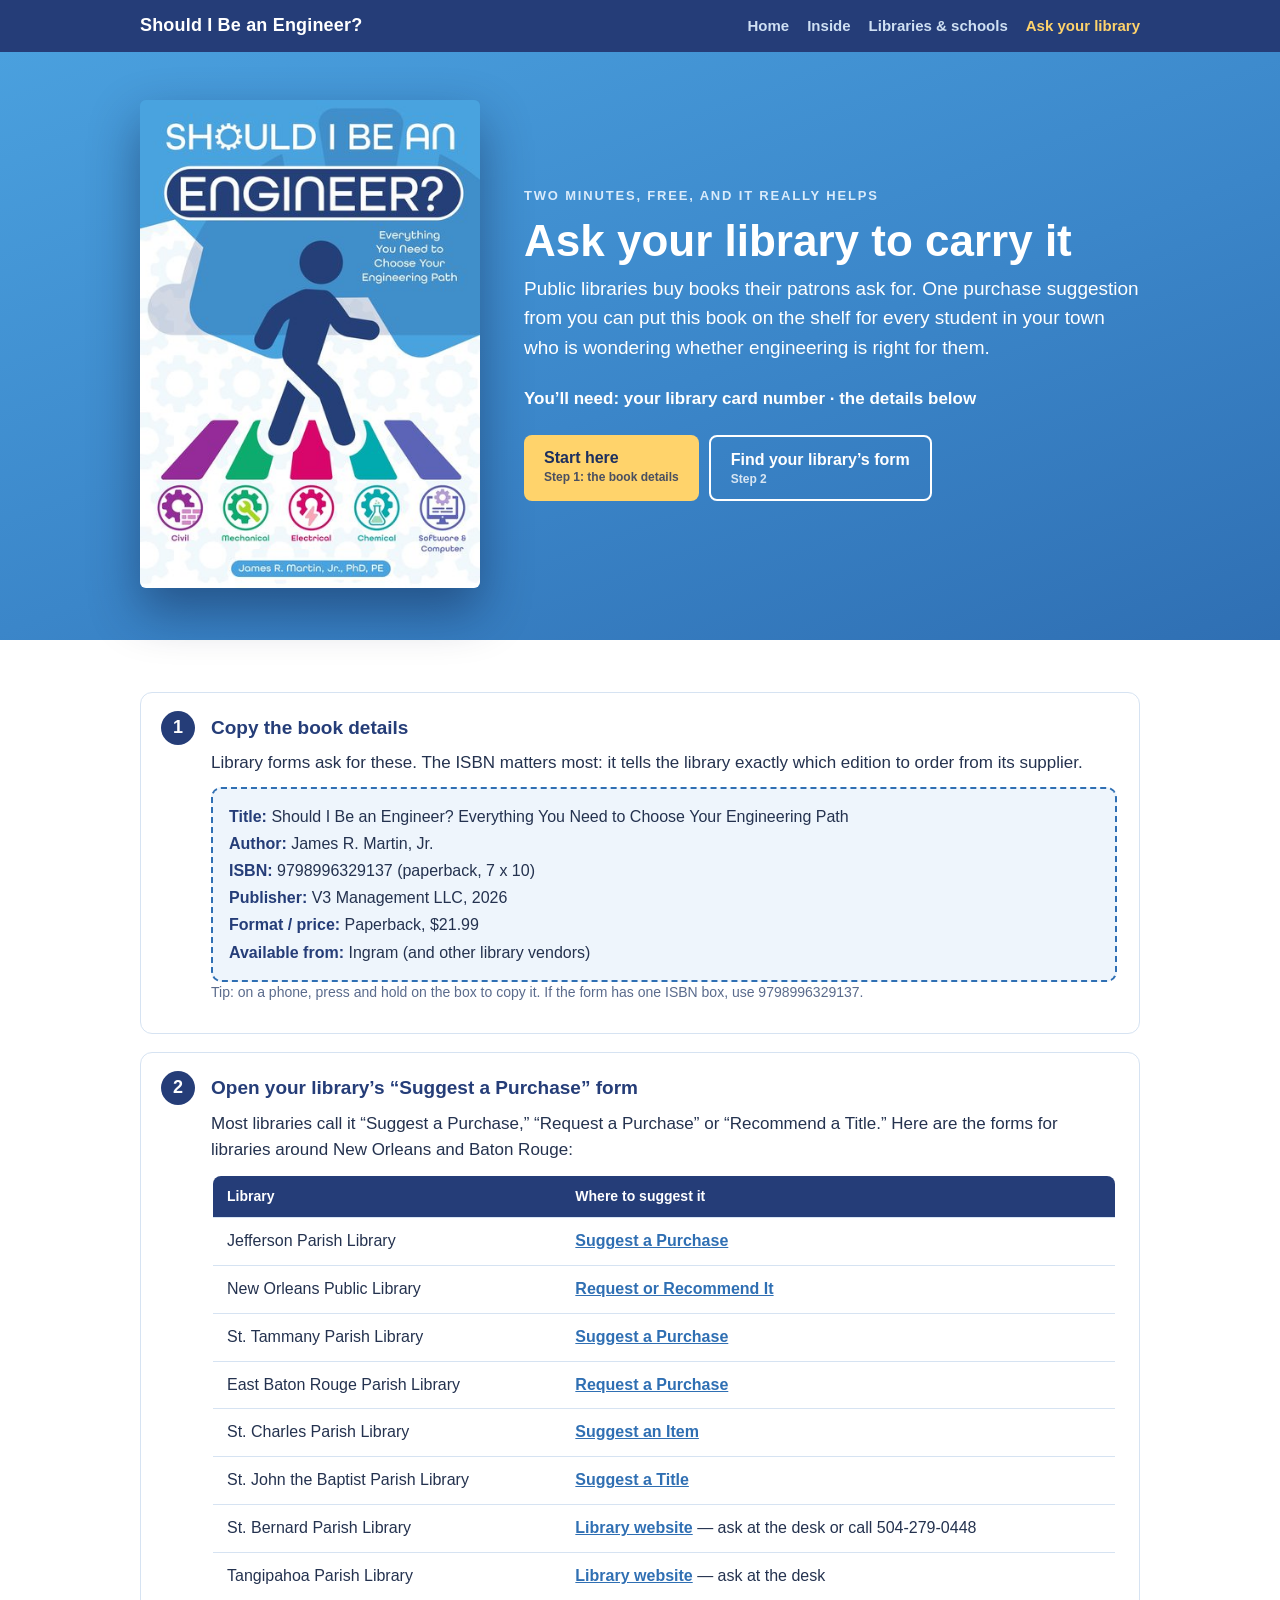
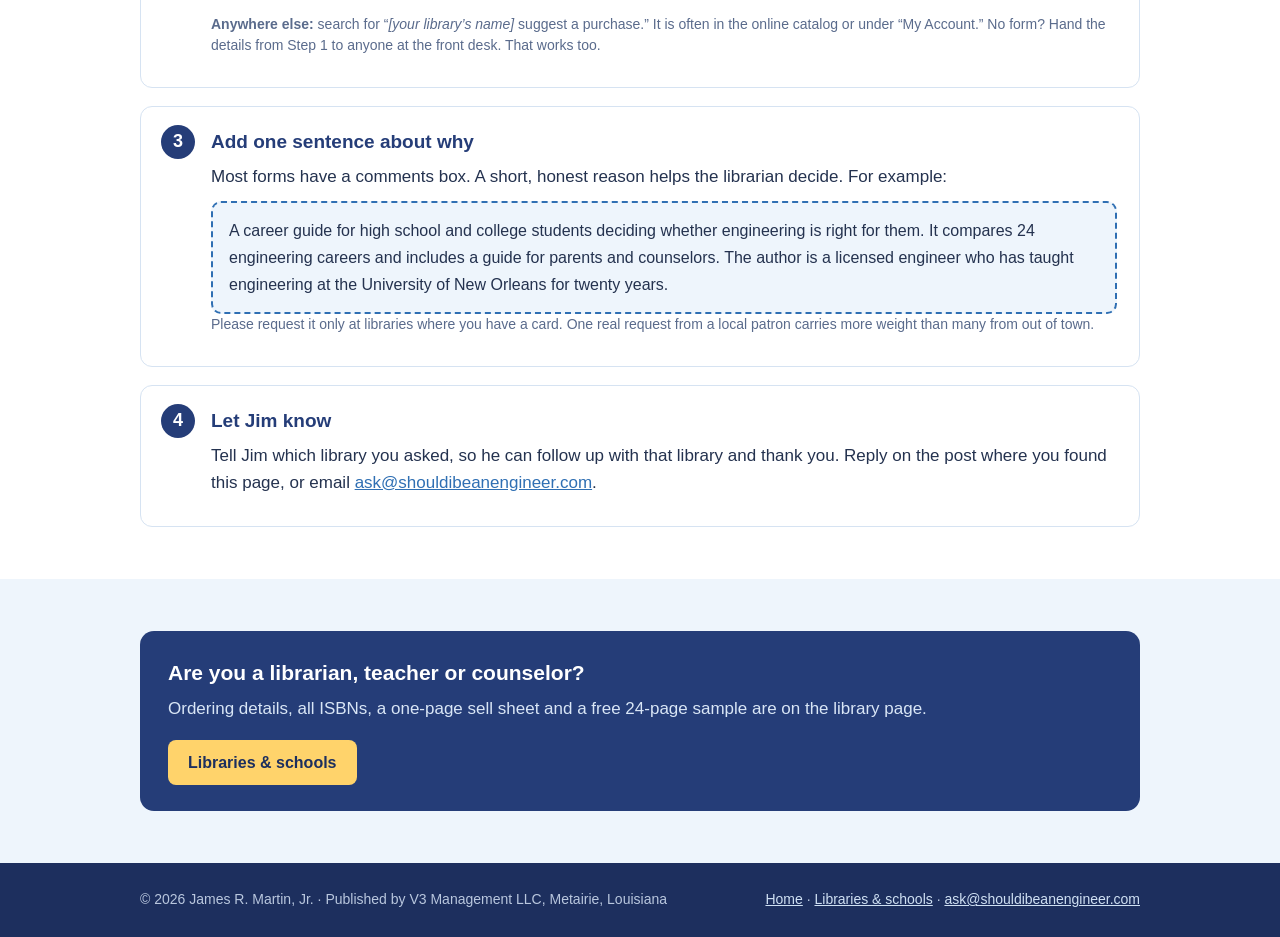
<file: request/index.html>
<!DOCTYPE html>
<html lang="en">
<head>
<meta charset="utf-8">
<meta name="viewport" content="width=device-width, initial-scale=1">
<title>Ask Your Library for It | Should I Be an Engineer?</title>
<meta name="description" content="Help get Should I Be an Engineer? into your public library. A purchase suggestion is free and takes about two minutes. Here is everything to type in.">
<link rel="canonical" href="https://shouldibeanengineer.com/request/">
<meta property="og:type" content="website">
<meta property="og:title" content="Ask your library to carry Should I Be an Engineer?">
<meta property="og:description" content="A free, two-minute library purchase suggestion helps get this book into the hands of students deciding on engineering. Everything you need to type is here.">
<meta property="og:image" content="https://shouldibeanengineer.com/assets/cover-800.jpg">
<meta property="og:url" content="https://shouldibeanengineer.com/request/">
<link rel="icon" href="../assets/favicon.svg" type="image/svg+xml">
<link rel="stylesheet" href="../assets/site.css">
<style>
.steps{counter-reset:s;display:grid;gap:18px}
.step{background:#fff;border:1px solid var(--line);border-radius:12px;padding:20px 22px 20px 70px;position:relative}
.step:before{counter-increment:s;content:counter(s);position:absolute;left:20px;top:18px;width:34px;height:34px;border-radius:50%;background:var(--navy);color:#fff;font-weight:700;font-size:18px;display:flex;align-items:center;justify-content:center}
.step h3{margin-bottom:8px}
.step p{margin:0 0 10px}
.copybox{background:var(--pale);border:2px dashed var(--blue);border-radius:10px;padding:14px 16px;font-size:16px;line-height:1.7;-webkit-user-select:all;user-select:all}
.copybox b{color:var(--navy)}
.hint{font-size:14px;color:var(--muted);margin-top:6px}
table.order td a{font-weight:700}
@media (max-width:820px){.step{padding:18px 16px 16px 60px}.step:before{left:14px}}
</style>
</head>
<body>
<header class="top"><div class="wrap">
  <a class="brand" href="../">Should I Be an Engineer?</a>
  <nav><a href="../">Home</a><a href="../#inside">Inside</a><a href="../libraries/">Libraries &amp; schools</a><a href="./" aria-current="page">Ask your library</a></nav>
</div></header>

<div class="hero"><div class="wrap">
  <img class="cover" src="../assets/cover-800.jpg" srcset="../assets/cover-400.jpg 400w, ../assets/cover-800.jpg 800w" sizes="(max-width:820px) 250px, 340px" width="800" height="1149" alt="Cover of Should I Be an Engineer?">
  <div>
    <p class="eyebrow">Two minutes, free, and it really helps</p>
    <h1>Ask your library to carry it</h1>
    <p class="lede">Public libraries buy books their patrons ask for. One purchase suggestion from you can put this book on the shelf for every student in your town who is wondering whether engineering is right for them.</p>
    <p class="by">You&rsquo;ll need: your library card number &middot; the details below</p>
    <div class="btns">
      <a class="btn primary" href="#details">Start here<small>Step 1: the book details</small></a>
      <a class="btn ghost" href="#find">Find your library&rsquo;s form<small>Step 2</small></a>
    </div>
  </div>
</div></div>

<section><div class="wrap">
  <div class="steps">

    <div class="step" id="details">
      <h3>Copy the book details</h3>
      <p>Library forms ask for these. The ISBN matters most: it tells the library exactly which edition to order from its supplier.</p>
      <div class="copybox">
        <b>Title:</b> Should I Be an Engineer? Everything You Need to Choose Your Engineering Path<br>
        <b>Author:</b> James R. Martin, Jr.<br>
        <b>ISBN:</b> 9798996329137 (paperback, 7 x 10)<br>
        <b>Publisher:</b> V3 Management LLC, 2026<br>
        <b>Format / price:</b> Paperback, $21.99<br>
        <b>Available from:</b> Ingram (and other library vendors)
      </div>
      <p class="hint">Tip: on a phone, press and hold on the box to copy it. If the form has one ISBN box, use 9798996329137.</p>
    </div>

    <div class="step" id="find">
      <h3>Open your library&rsquo;s &ldquo;Suggest a Purchase&rdquo; form</h3>
      <p>Most libraries call it &ldquo;Suggest a Purchase,&rdquo; &ldquo;Request a Purchase&rdquo; or &ldquo;Recommend a Title.&rdquo; Here are the forms for libraries around New Orleans and Baton Rouge:</p>
      <div class="tablewrap">
      <table class="order">
        <tr><th>Library</th><th>Where to suggest it</th></tr>
        <tr><td>Jefferson Parish Library</td><td><a data-goatcounter-click="library-form-jplibrary" href="https://www.jplibrary.net/how-do-i/materials-request-form">Suggest a Purchase</a></td></tr>
        <tr><td>New Orleans Public Library</td><td><a data-goatcounter-click="library-form-nolalibrary" href="https://nolalibrary.org/read-listen-watch/recommend/">Request or Recommend It</a></td></tr>
        <tr><td>St. Tammany Parish Library</td><td><a data-goatcounter-click="library-form-sttammanylibrary" href="https://www.sttammanylibrary.org/suggest-a-purchase/">Suggest a Purchase</a></td></tr>
        <tr><td>East Baton Rouge Parish Library</td><td><a data-goatcounter-click="library-form-ebrpl" href="https://www.ebrpl.com/request-a-purchase/">Request a Purchase</a></td></tr>
        <tr><td>St. Charles Parish Library</td><td><a data-goatcounter-click="library-form-myscpl" href="https://www.myscpl.org/suggest">Suggest an Item</a></td></tr>
        <tr><td>St. John the Baptist Parish Library</td><td><a data-goatcounter-click="library-form-docs" href="https://docs.google.com/forms/d/e/1FAIpQLSep7X32bo2Rz_MsFRDcuV5QEKtzCdwclDi8uSpyENtA3lfYzw/viewform">Suggest a Title</a></td></tr>
        <tr><td>St. Bernard Parish Library</td><td><a data-goatcounter-click="library-form-mysbpl" href="https://mysbpl.org/">Library website</a> &mdash; ask at the desk or call 504-279-0448</td></tr>
        <tr><td>Tangipahoa Parish Library</td><td><a data-goatcounter-click="library-form-tangilibrary" href="https://www.tangilibrary.com/">Library website</a> &mdash; ask at the desk</td></tr>
      </table>
      </div>
      <p class="hint" style="margin-top:12px"><b>Anywhere else:</b> search for &ldquo;<i>[your library&rsquo;s name]</i> suggest a purchase.&rdquo; It is often in the online catalog or under &ldquo;My Account.&rdquo; No form? Hand the details from Step 1 to anyone at the front desk. That works too.</p>
    </div>

    <div class="step">
      <h3>Add one sentence about why</h3>
      <p>Most forms have a comments box. A short, honest reason helps the librarian decide. For example:</p>
      <div class="copybox">A career guide for high school and college students deciding whether engineering is right for them. It compares 24 engineering careers and includes a guide for parents and counselors. The author is a licensed engineer who has taught engineering at the University of New Orleans for twenty years.</div>
      <p class="hint">Please request it only at libraries where you have a card. One real request from a local patron carries more weight than many from out of town.</p>
    </div>

    <div class="step">
      <h3>Let Jim know</h3>
      <p>Tell Jim which library you asked, so he can follow up with that library and thank you. Reply on the post where you found this page, or email <a data-goatcounter-click="email-ask" href="mailto:ask@shouldibeanengineer.com?subject=I%20asked%20my%20library">ask@shouldibeanengineer.com</a>.</p>
    </div>

  </div>
</div></section>

<section class="alt"><div class="wrap">
  <div class="callout">
    <div><h3>Are you a librarian, teacher or counselor?</h3><p>Ordering details, all ISBNs, a one-page sell sheet and a free 24-page sample are on the library page.</p></div>
    <a class="btn primary" href="../libraries/">Libraries &amp; schools</a>
  </div>
</div></section>

<footer><div class="wrap">
  <span>&copy; 2026 James R. Martin, Jr. &middot; Published by V3 Management LLC, Metairie, Louisiana</span>
  <span><a href="../">Home</a> &middot; <a href="../libraries/">Libraries &amp; schools</a> &middot; <a data-goatcounter-click="email-ask" href="mailto:ask@shouldibeanengineer.com">ask@shouldibeanengineer.com</a></span>
</div></footer>
<script data-goatcounter="https://sibae.goatcounter.com/count" async src="//gc.zgo.at/count.js"></script>
</body>
</html>
</file>
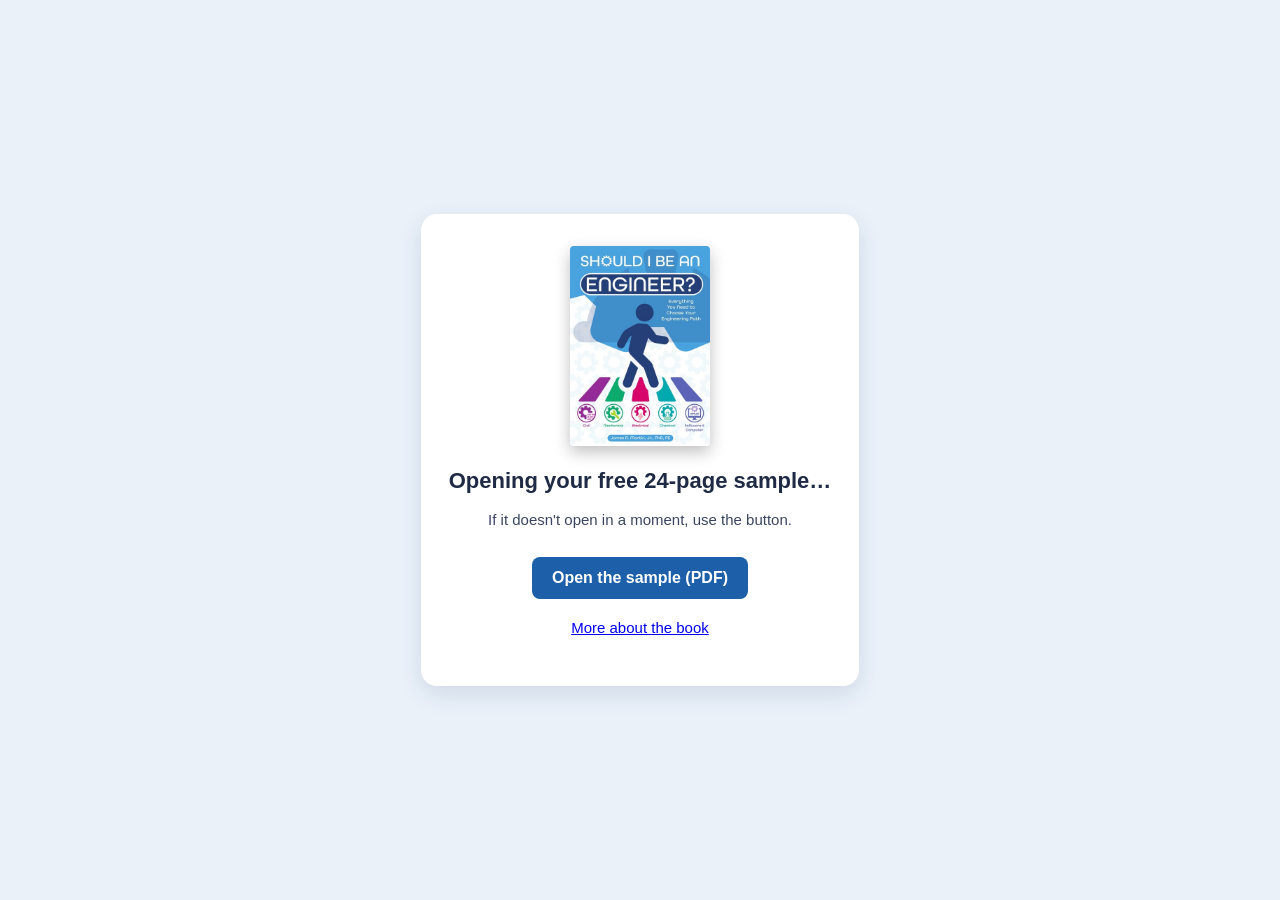
<file: sample/index.html>
<!DOCTYPE html>
<html lang="en">
<head>
<meta charset="utf-8">
<meta name="viewport" content="width=device-width, initial-scale=1">
<title>Free 24-page sample — Should I Be an Engineer?</title>
<meta http-equiv="refresh" content="2; url=../files/Should-I-Be-an-Engineer-24-page-sample.pdf">
<link rel="icon" href="../assets/favicon.svg">
<style>
body{margin:0;font-family:Arial,Helvetica,sans-serif;background:#eaf1f9;color:#1f2a44;display:flex;min-height:100vh;align-items:center;justify-content:center}
.c{background:#fff;border-radius:16px;padding:32px 28px;max-width:420px;text-align:center;box-shadow:0 8px 24px rgba(20,50,100,.12)}
img{width:140px;border-radius:4px;box-shadow:0 6px 16px rgba(0,0,0,.25)}
h1{font-size:22px;margin:18px 0 8px}
p{font-size:15px;line-height:1.5;color:#3a4560}
a.b{display:inline-block;margin-top:10px;background:#1D5FA8;color:#fff;text-decoration:none;font-weight:bold;padding:12px 20px;border-radius:8px}
</style>
</head>
<body>
<div class="c">
<img src="../assets/cover-400.jpg" alt="Should I Be an Engineer? book cover">
<h1>Opening your free 24-page sample&hellip;</h1>
<p>If it doesn't open in a moment, use the button.</p>
<a class="b" data-goatcounter-click="sample-pdf-via-sample-page" href="../files/Should-I-Be-an-Engineer-24-page-sample.pdf">Open the sample (PDF)</a>
<p style="margin-top:18px"><a href="../">More about the book</a></p>
</div>
<script data-goatcounter="https://sibae.goatcounter.com/count" async src="//gc.zgo.at/count.js"></script>
</body>
</html>
</file>
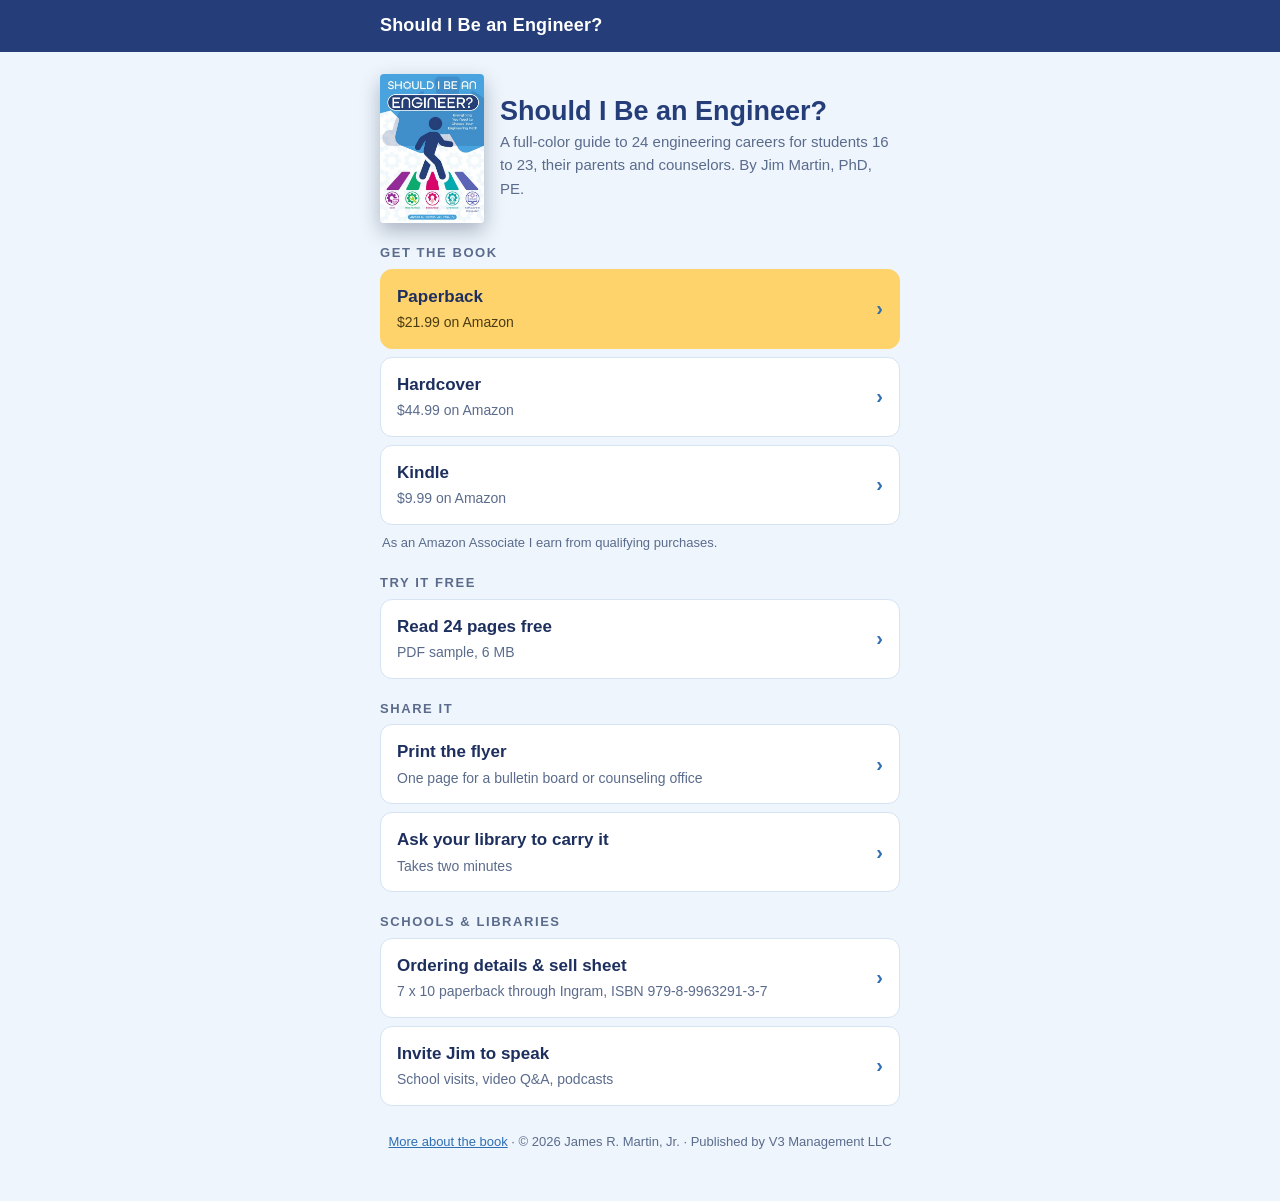
<file: sticker/index.html>
<!DOCTYPE html>
<html lang="en">
<head>
<meta charset="utf-8">
<meta name="viewport" content="width=device-width, initial-scale=1">
<title>Should I Be an Engineer?</title>
<meta name="robots" content="noindex">
<link rel="canonical" href="https://shouldibeanengineer.com/go/">
<meta http-equiv="refresh" content="0; url=../go/?utm_campaign=sticker">
<script>location.replace('../go/?utm_campaign=sticker' + location.hash);</script>
<link rel="icon" href="../assets/favicon.svg">
</head>
<body style="font-family:Arial,Helvetica,sans-serif;text-align:center;padding:40px">
<p><a href="../go/?utm_campaign=sticker">Continue to Should I Be an Engineer?</a></p>
</body>
</html>
</file>
<file: assets/site.css>
:root{--navy:#253d78;--ink:#1d2f5e;--blue:#2f6fb3;--sky:#4aa0de;--pale:#eef5fc;--gold:#ffd36b;--line:#d6e3f2;--text:#24324f;--muted:#5a6b8c}
*{box-sizing:border-box}
html{-webkit-text-size-adjust:100%}
body{margin:0;font-family:Arial,Helvetica,sans-serif;color:var(--text);font-size:17px;line-height:1.55;background:#fff}
a{color:var(--blue)}
img{max-width:100%;height:auto;display:block}
.wrap{max-width:1040px;margin:0 auto;padding:0 20px}
header.top{background:var(--navy);color:#fff}
header.top .wrap{display:flex;align-items:center;justify-content:space-between;gap:12px;padding-top:12px;padding-bottom:12px;flex-wrap:wrap}
.brand{color:#fff;text-decoration:none;font-weight:700;font-size:18px;letter-spacing:.01em}
nav a{color:#cfe0f3;text-decoration:none;font-size:15px;margin-left:18px;font-weight:600}
nav a:hover,nav a[aria-current=page]{color:var(--gold)}
.hero{background:linear-gradient(160deg,#4aa0de 0%,#3b86c9 55%,#2f6fb3 100%);color:#fff}
.hero .wrap{display:grid;grid-template-columns:minmax(220px,340px) 1fr;gap:44px;align-items:center;padding-top:48px;padding-bottom:52px}
.hero img.cover{border-radius:6px;box-shadow:0 22px 50px rgba(10,25,60,.45)}
.eyebrow{font-size:13px;font-weight:700;letter-spacing:.14em;text-transform:uppercase;color:#d9ebfb;margin:0 0 10px}
h1{font-size:44px;line-height:1.08;margin:0 0 10px}
.sub{font-size:21px;font-weight:600;color:#e6f1fc;margin:0 0 18px}
.lede{font-size:19px;margin:0 0 24px;max-width:36em}
.by{font-weight:700;margin:0 0 22px;color:#fff}
.btns{display:flex;flex-wrap:wrap;gap:10px}
.btn{display:inline-block;text-decoration:none;font-weight:700;font-size:16px;padding:13px 20px;border-radius:8px;line-height:1.2}
.btn.primary{background:var(--gold);color:var(--ink)}
.btn.light{background:#fff;color:var(--navy)}
.btn.ghost{background:transparent;color:#fff;border:2px solid #fff}
.btn.navy{background:var(--navy);color:#fff}
.btn small{display:block;font-weight:600;font-size:12px;opacity:.8;margin-top:3px}
section{padding:52px 0}
section.alt{background:var(--pale)}
h2{font-size:30px;color:var(--navy);margin:0 0 14px;line-height:1.2}
h3{font-size:19px;color:var(--navy);margin:0 0 6px}
.lead{font-size:19px;max-width:44em;margin:0 0 26px}
.grid3{display:grid;grid-template-columns:repeat(3,1fr);gap:18px}
.grid5{display:grid;grid-template-columns:repeat(5,1fr);gap:12px}
.card{background:#fff;border:1px solid var(--line);border-radius:12px;padding:20px}
.fam{background:#fff;border-radius:12px;padding:16px 14px;border-top:6px solid var(--blue);box-shadow:0 4px 14px rgba(20,45,90,.07)}
.fam b{display:block;color:var(--navy);font-size:17px;margin-bottom:4px}
.fam span{font-size:14px;color:var(--muted)}
.fam.c1{border-color:#7b3fa0}.fam.c2{border-color:#1f9a63}.fam.c3{border-color:#d6246e}.fam.c4{border-color:#1aa3a3}.fam.c5{border-color:#4b56b8}
ul.ticks{list-style:none;padding:0;margin:0}
ul.ticks li{padding:7px 0 7px 30px;position:relative;border-bottom:1px solid var(--line)}
ul.ticks li:last-child{border-bottom:0}
ul.ticks li:before{content:"";position:absolute;left:4px;top:13px;width:12px;height:12px;border-radius:3px;background:var(--sky)}
.quote{background:#fff;border-radius:16px;box-shadow:0 14px 36px rgba(20,45,90,.14);padding:30px 34px;position:relative;max-width:820px}
.quote p{font-size:21px;margin:0 0 12px;color:var(--ink)}
.quote .who{font-size:15px;color:var(--muted);font-weight:700}
.quote .ctx{font-size:15px;color:var(--blue);font-weight:700;margin-bottom:10px}
.author{display:grid;grid-template-columns:1fr 1fr;gap:28px}
.stat{font-size:15px;color:var(--muted);margin-top:22px}
.callout{background:var(--navy);color:#fff;border-radius:14px;padding:26px 28px;display:flex;justify-content:space-between;align-items:center;gap:18px;flex-wrap:wrap}
.callout h3{color:#fff;font-size:21px}
.callout p{margin:0;color:#d9e6f6}
table.order{width:100%;border-collapse:collapse;background:#fff;border:2px solid var(--navy);border-radius:10px;overflow:hidden;font-size:16px}
table.order th{background:var(--navy);color:#fff;text-align:left;padding:10px 14px;font-size:14px}
table.order td{padding:11px 14px;border-top:1px solid var(--line);vertical-align:top}
table.order tr.lib td{background:#eaf4ee;font-weight:700}
.tablewrap{overflow-x:auto;-webkit-overflow-scrolling:touch}
.facts{display:grid;grid-template-columns:repeat(4,1fr);gap:12px;margin:0 0 28px}
.facts div{background:#fff;border:1px solid var(--line);border-radius:10px;padding:12px 14px}
.facts b{display:block;font-size:13px;color:var(--muted);text-transform:uppercase;letter-spacing:.06em}
.isbn{font-family:"Courier New",monospace;font-weight:700;white-space:nowrap}
footer{background:var(--ink);color:#b9c7de;font-size:14px;padding:26px 0}
footer a{color:#cfe0f3}
footer .wrap{display:flex;justify-content:space-between;gap:12px;flex-wrap:wrap}
@media (max-width:820px){
 .hero .wrap{grid-template-columns:1fr;gap:26px;padding-top:30px;padding-bottom:36px;text-align:center}
 .hero img.cover{max-width:250px;margin:0 auto}
 .btns{justify-content:center}
 .lede{margin-left:auto;margin-right:auto}
 h1{font-size:34px}
 .sub{font-size:18px}
 .grid3,.author{grid-template-columns:1fr}
 .grid5{grid-template-columns:1fr 1fr}
 .facts{grid-template-columns:1fr 1fr}
 section{padding:38px 0}
 h2{font-size:25px}
 nav a{margin-left:12px}
 .btn{flex:1 1 140px;text-align:center}
}

.disc{font-size:13px;color:#e6f1fc;opacity:.92;margin:12px 0 0}
.go{background:var(--pale);min-height:100vh}
.go .wrap{max-width:560px;padding-top:22px;padding-bottom:36px}
.go .head{display:flex;gap:16px;align-items:center;margin-bottom:18px}
.go .head img{width:104px;border-radius:4px;box-shadow:0 8px 20px rgba(10,25,60,.3);flex:0 0 auto}
.go h1{font-size:27px;color:var(--navy);margin:0 0 4px}
.go .head p{margin:0;font-size:15px;color:var(--muted)}
.go h2{font-size:13px;letter-spacing:.12em;text-transform:uppercase;color:var(--muted);margin:22px 0 8px}
.go a.row{display:flex;justify-content:space-between;align-items:center;gap:12px;background:#fff;border:1px solid var(--line);border-radius:12px;padding:14px 16px;margin-bottom:8px;text-decoration:none;color:var(--ink);font-weight:700;font-size:17px}
.go a.row small{display:block;font-weight:400;font-size:14px;color:var(--muted);margin-top:2px}
.go a.row b.go-arrow{color:var(--blue);font-size:20px;flex:0 0 auto}
.go a.row.buy{background:var(--gold);border-color:var(--gold)}
.go a.row.buy small{color:#4a3c12}
.go .fine{font-size:13px;color:var(--muted);margin:6px 2px 0}
.go .foot{font-size:13px;color:var(--muted);margin-top:26px;text-align:center}

.media-hero .wrap{grid-template-columns:minmax(160px,240px) 1fr}
.media-hero img.head{border-radius:50%;border:5px solid #fff;box-shadow:0 18px 40px rgba(10,25,60,.4)}
.grid2{display:grid;grid-template-columns:1fr 1fr;gap:18px}
.bio{background:#fff;border:1px solid var(--line);border-left:6px solid var(--blue);border-radius:10px;padding:16px 20px;margin:0 0 16px}
.bio b.tag{display:block;font-size:13px;color:var(--muted);text-transform:uppercase;letter-spacing:.06em;margin-bottom:4px}
.bio p{margin:0}
ul.qs{margin:0;padding-left:20px}
ul.qs li{font-style:italic;padding:5px 0}
.dl{display:grid;grid-template-columns:repeat(3,1fr);gap:18px}
.dl a.card{text-decoration:none;color:var(--text);text-align:center}
.dl a.card img{margin:0 auto 12px;max-height:190px;width:auto;border-radius:6px;box-shadow:0 6px 16px rgba(20,45,90,.18)}
.dl a.card b{display:block;color:var(--navy)}
.dl a.card small{color:var(--muted)}
@media (max-width:820px){.grid2,.dl{grid-template-columns:1fr}.media-hero img.head{max-width:180px;margin:0 auto}}
</file>
